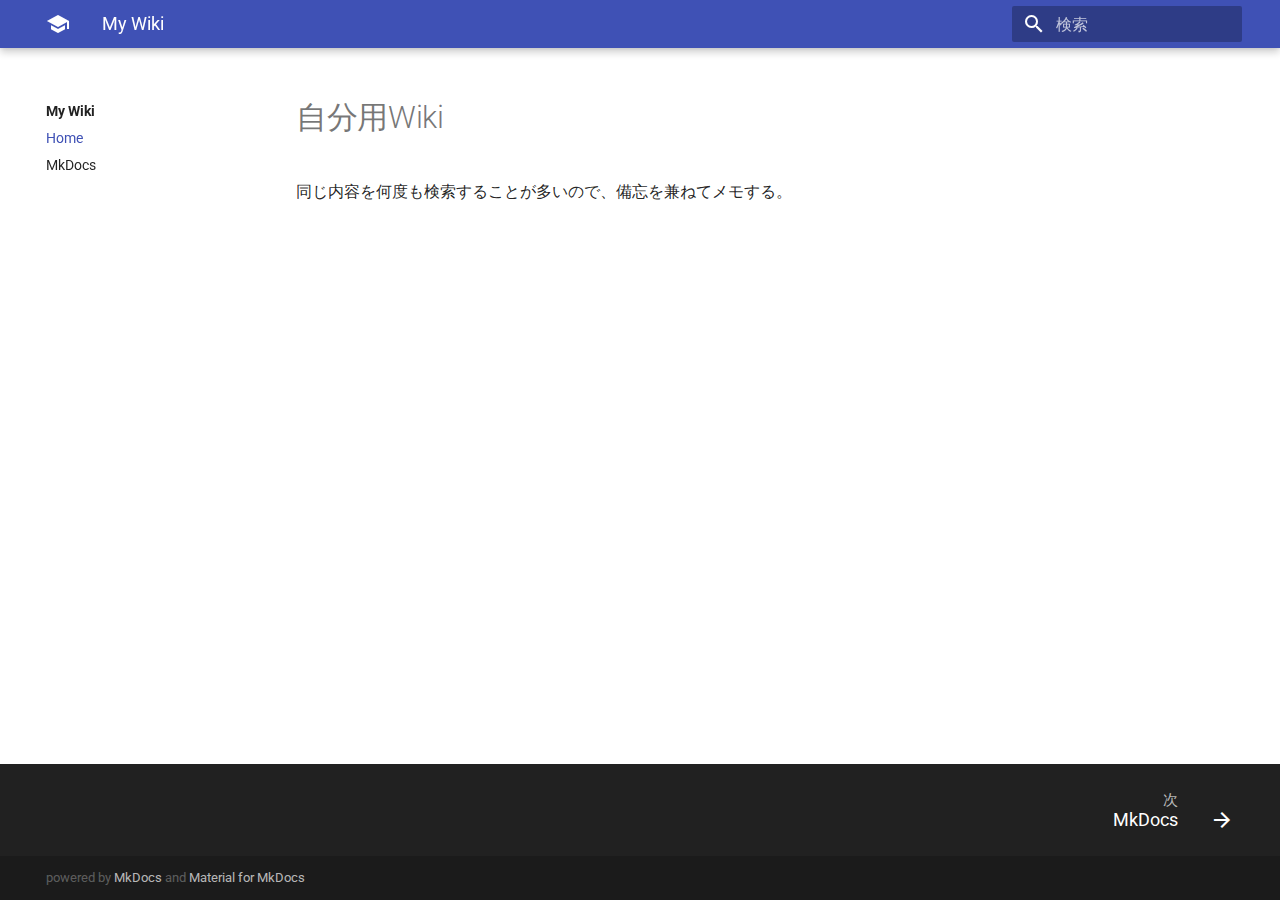
<file: index.html>
<!DOCTYPE html>
<html lang="ja" class="no-js">
  <head>
    
      <meta charset="utf-8">
      <meta name="viewport" content="width=device-width,initial-scale=1">
      <meta http-equiv="x-ua-compatible" content="ie=edge">
      
      
      
      
        <meta name="lang:clipboard.copy" content="クリップボードへコピー">
      
        <meta name="lang:clipboard.copied" content="コピーしました">
      
        <meta name="lang:search.language" content="jp">
      
        <meta name="lang:search.pipeline.stopwords" content="True">
      
        <meta name="lang:search.pipeline.trimmer" content="True">
      
        <meta name="lang:search.result.none" content="何も見つかりませんでした">
      
        <meta name="lang:search.result.one" content="1件見つかりました">
      
        <meta name="lang:search.result.other" content="#件見つかりました">
      
        <meta name="lang:search.tokenizer" content="[\s\-　、。，．]+">
      
      <link rel="shortcut icon" href="./assets/images/favicon.png">
      <meta name="generator" content="mkdocs-0.17.4, mkdocs-material-2.9.2">
    
    
      
        <title>My Wiki</title>
      
    
    
      <link rel="stylesheet" href="./assets/stylesheets/application.ba0fd1a6.css">
      
      
    
    
      <script src="./assets/javascripts/modernizr.1aa3b519.js"></script>
    
    
      <link href="https://fonts.gstatic.com" rel="preconnect" crossorigin>
      
        <link rel="stylesheet" href="https://fonts.googleapis.com/css?family=Roboto:300,400,400i,700|Roboto+Mono">
        <style>body,input{font-family:"Roboto","Helvetica Neue",Helvetica,Arial,sans-serif}code,kbd,pre{font-family:"Roboto Mono","Courier New",Courier,monospace}</style>
      
    
    <link rel="stylesheet" href="./assets/fonts/material-icons.css">
    
      <link rel="stylesheet" href="./css/extra.css">
    
    
  </head>
  
    <body dir="ltr">
  
    <svg class="md-svg">
      <defs>
        
        
      </defs>
    </svg>
    <input class="md-toggle" data-md-toggle="drawer" type="checkbox" id="__drawer" autocomplete="off">
    <input class="md-toggle" data-md-toggle="search" type="checkbox" id="__search" autocomplete="off">
    <label class="md-overlay" data-md-component="overlay" for="__drawer"></label>
    
      <a href="#wiki" tabindex="1" class="md-skip">
        Skip to content
      </a>
    
    
      <header class="md-header" data-md-component="header">
  <nav class="md-header-nav md-grid">
    <div class="md-flex">
      <div class="md-flex__cell md-flex__cell--shrink">
        <a href="." title="My Wiki" class="md-header-nav__button md-logo">
          
            <i class="md-icon"></i>
          
        </a>
      </div>
      <div class="md-flex__cell md-flex__cell--shrink">
        <label class="md-icon md-icon--menu md-header-nav__button" for="__drawer"></label>
      </div>
      <div class="md-flex__cell md-flex__cell--stretch">
        <div class="md-flex__ellipsis md-header-nav__title" data-md-component="title">
          
            
              <span class="md-header-nav__topic">
                My Wiki
              </span>
              <span class="md-header-nav__topic">
                Home
              </span>
            
          
        </div>
      </div>
      <div class="md-flex__cell md-flex__cell--shrink">
        
          
            <label class="md-icon md-icon--search md-header-nav__button" for="__search"></label>
            
<div class="md-search" data-md-component="search" role="dialog">
  <label class="md-search__overlay" for="__search"></label>
  <div class="md-search__inner" role="search">
    <form class="md-search__form" name="search">
      <input type="text" class="md-search__input" name="query" placeholder="検索" autocapitalize="off" autocorrect="off" autocomplete="off" spellcheck="false" data-md-component="query" data-md-state="active">
      <label class="md-icon md-search__icon" for="__search"></label>
      <button type="reset" class="md-icon md-search__icon" data-md-component="reset" tabindex="-1">
        &#xE5CD;
      </button>
    </form>
    <div class="md-search__output">
      <div class="md-search__scrollwrap" data-md-scrollfix>
        <div class="md-search-result" data-md-component="result">
          <div class="md-search-result__meta">
            検索キーワードを入力してください
          </div>
          <ol class="md-search-result__list"></ol>
        </div>
      </div>
    </div>
  </div>
</div>
          
        
      </div>
      
    </div>
  </nav>
</header>
    
    <div class="md-container">
      
        
      
      
      <main class="md-main">
        <div class="md-main__inner md-grid" data-md-component="container">
          
            
              <div class="md-sidebar md-sidebar--primary" data-md-component="navigation">
                <div class="md-sidebar__scrollwrap">
                  <div class="md-sidebar__inner">
                    <nav class="md-nav md-nav--primary" data-md-level="0">
  <label class="md-nav__title md-nav__title--site" for="__drawer">
    <span class="md-nav__button md-logo">
      
        <i class="md-icon"></i>
      
    </span>
    My Wiki
  </label>
  
  <ul class="md-nav__list" data-md-scrollfix>
    
      
      
      

  


  <li class="md-nav__item md-nav__item--active">
    
    <input class="md-toggle md-nav__toggle" data-md-toggle="toc" type="checkbox" id="__toc">
    
      
    
    
    <a href="." title="Home" class="md-nav__link md-nav__link--active">
      Home
    </a>
    
  </li>

    
      
      
      


  <li class="md-nav__item">
    <a href="mkdocs/" title="MkDocs" class="md-nav__link">
      MkDocs
    </a>
  </li>

    
  </ul>
</nav>
                  </div>
                </div>
              </div>
            
            
              <div class="md-sidebar md-sidebar--secondary" data-md-component="toc">
                <div class="md-sidebar__scrollwrap">
                  <div class="md-sidebar__inner">
                    
<nav class="md-nav md-nav--secondary">
  
  
    
  
  
</nav>
                  </div>
                </div>
              </div>
            
          
          <div class="md-content">
            <article class="md-content__inner md-typeset">
              
                
                
                <h1 id="wiki">自分用Wiki</h1>
<p>同じ内容を何度も検索することが多いので、備忘を兼ねてメモする。</p>
                
                  
                
              
              
                


              
            </article>
          </div>
        </div>
      </main>
      
        
<footer class="md-footer">
  
    <div class="md-footer-nav">
      <nav class="md-footer-nav__inner md-grid">
        
        
          <a href="mkdocs/" title="MkDocs" class="md-flex md-footer-nav__link md-footer-nav__link--next" rel="next">
            <div class="md-flex__cell md-flex__cell--stretch md-footer-nav__title">
              <span class="md-flex__ellipsis">
                <span class="md-footer-nav__direction">
                  次
                </span>
                MkDocs
              </span>
            </div>
            <div class="md-flex__cell md-flex__cell--shrink">
              <i class="md-icon md-icon--arrow-forward md-footer-nav__button"></i>
            </div>
          </a>
        
      </nav>
    </div>
  
  <div class="md-footer-meta md-typeset">
    <div class="md-footer-meta__inner md-grid">
      <div class="md-footer-copyright">
        
        powered by
        <a href="https://www.mkdocs.org">MkDocs</a>
        and
        <a href="https://squidfunk.github.io/mkdocs-material/">
          Material for MkDocs</a>
      </div>
      
        
      
    </div>
  </div>
</footer>
      
    </div>
    
      <script src="./assets/javascripts/application.a59e2a89.js"></script>
      
        
        
          
          <script src="./assets/javascripts/lunr/lunr.stemmer.support.js"></script>
          
            
              
                <script src="./assets/javascripts/lunr/tinyseg.js"></script>
              
              
                <script src="./assets/javascripts/lunr/lunr.jp.js"></script>
              
            
          
          
        
      
      <script>app.initialize({version:"0.17.4",url:{base:"."}})</script>
      
    
    
      
    
  </body>
</html>
</file>
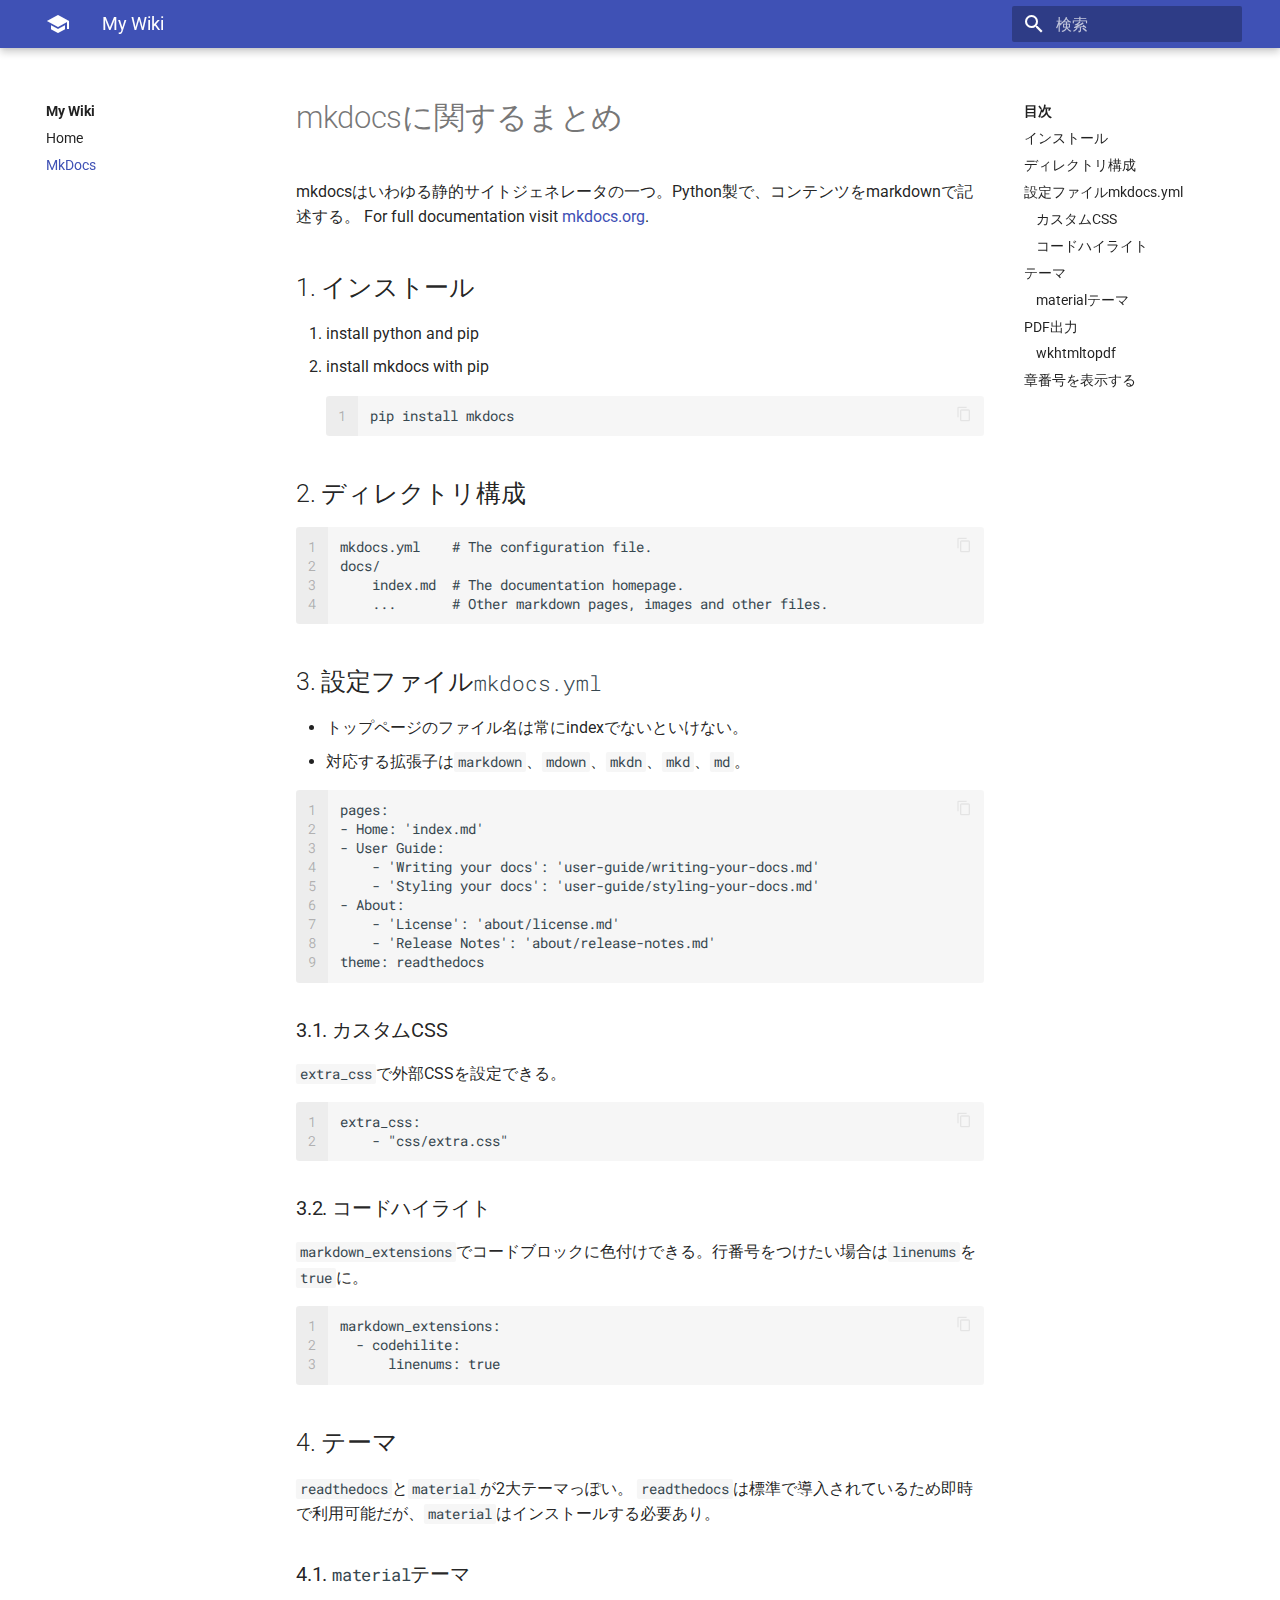
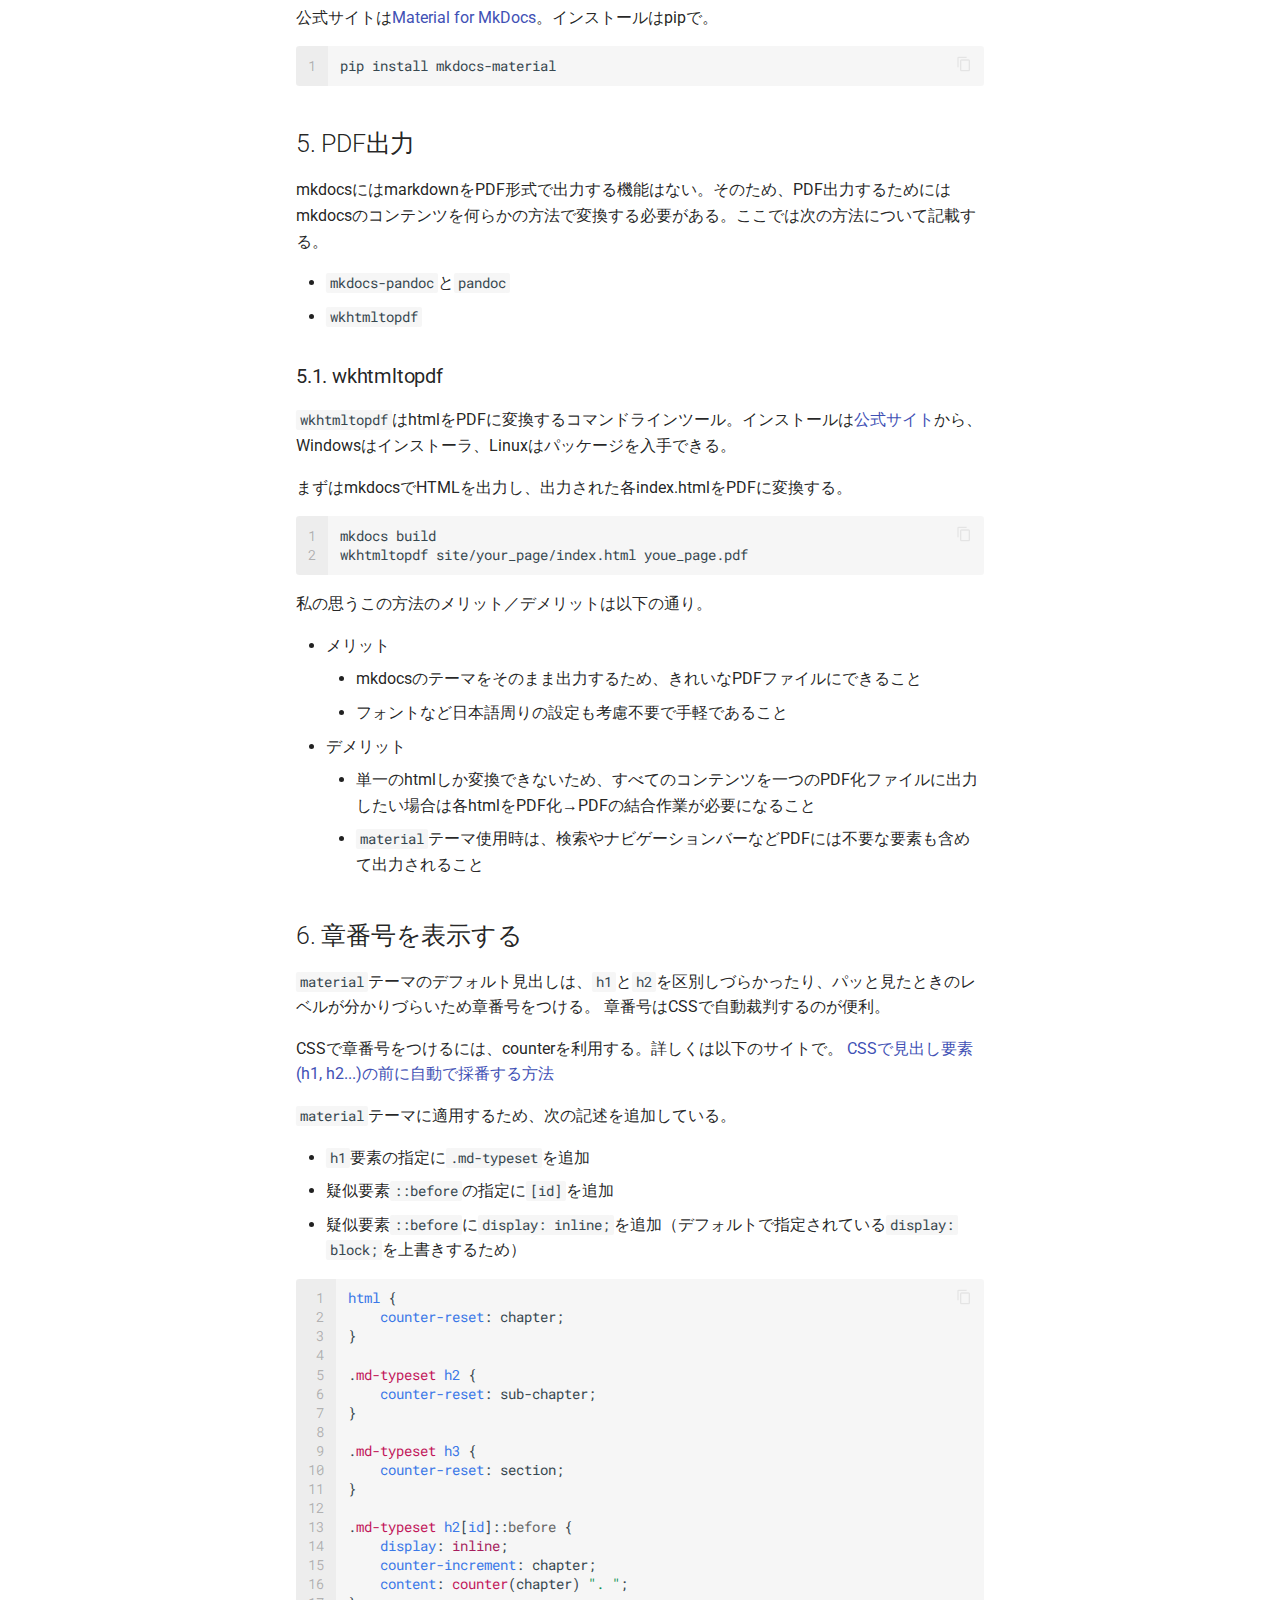
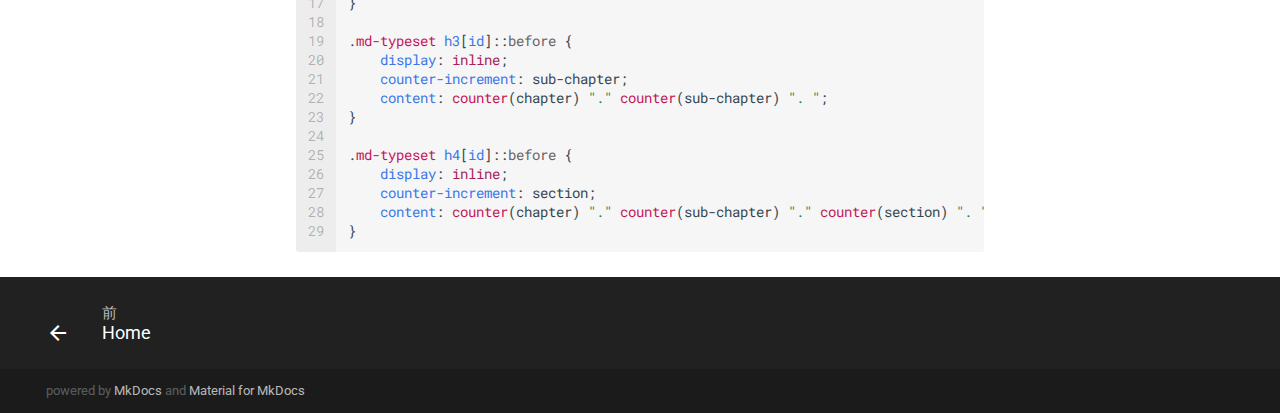
<file: mkdocs/index.html>
<!DOCTYPE html>
<html lang="ja" class="no-js">
  <head>
    
      <meta charset="utf-8">
      <meta name="viewport" content="width=device-width,initial-scale=1">
      <meta http-equiv="x-ua-compatible" content="ie=edge">
      
      
      
      
        <meta name="lang:clipboard.copy" content="クリップボードへコピー">
      
        <meta name="lang:clipboard.copied" content="コピーしました">
      
        <meta name="lang:search.language" content="jp">
      
        <meta name="lang:search.pipeline.stopwords" content="True">
      
        <meta name="lang:search.pipeline.trimmer" content="True">
      
        <meta name="lang:search.result.none" content="何も見つかりませんでした">
      
        <meta name="lang:search.result.one" content="1件見つかりました">
      
        <meta name="lang:search.result.other" content="#件見つかりました">
      
        <meta name="lang:search.tokenizer" content="[\s\-　、。，．]+">
      
      <link rel="shortcut icon" href="../assets/images/favicon.png">
      <meta name="generator" content="mkdocs-0.17.4, mkdocs-material-2.9.2">
    
    
      
        <title>MkDocs - My Wiki</title>
      
    
    
      <link rel="stylesheet" href="../assets/stylesheets/application.ba0fd1a6.css">
      
      
    
    
      <script src="../assets/javascripts/modernizr.1aa3b519.js"></script>
    
    
      <link href="https://fonts.gstatic.com" rel="preconnect" crossorigin>
      
        <link rel="stylesheet" href="https://fonts.googleapis.com/css?family=Roboto:300,400,400i,700|Roboto+Mono">
        <style>body,input{font-family:"Roboto","Helvetica Neue",Helvetica,Arial,sans-serif}code,kbd,pre{font-family:"Roboto Mono","Courier New",Courier,monospace}</style>
      
    
    <link rel="stylesheet" href="../assets/fonts/material-icons.css">
    
      <link rel="stylesheet" href="../css/extra.css">
    
    
  </head>
  
    <body dir="ltr">
  
    <svg class="md-svg">
      <defs>
        
        
      </defs>
    </svg>
    <input class="md-toggle" data-md-toggle="drawer" type="checkbox" id="__drawer" autocomplete="off">
    <input class="md-toggle" data-md-toggle="search" type="checkbox" id="__search" autocomplete="off">
    <label class="md-overlay" data-md-component="overlay" for="__drawer"></label>
    
      <a href="#mkdocs" tabindex="1" class="md-skip">
        Skip to content
      </a>
    
    
      <header class="md-header" data-md-component="header">
  <nav class="md-header-nav md-grid">
    <div class="md-flex">
      <div class="md-flex__cell md-flex__cell--shrink">
        <a href=".." title="My Wiki" class="md-header-nav__button md-logo">
          
            <i class="md-icon"></i>
          
        </a>
      </div>
      <div class="md-flex__cell md-flex__cell--shrink">
        <label class="md-icon md-icon--menu md-header-nav__button" for="__drawer"></label>
      </div>
      <div class="md-flex__cell md-flex__cell--stretch">
        <div class="md-flex__ellipsis md-header-nav__title" data-md-component="title">
          
            
              <span class="md-header-nav__topic">
                My Wiki
              </span>
              <span class="md-header-nav__topic">
                MkDocs
              </span>
            
          
        </div>
      </div>
      <div class="md-flex__cell md-flex__cell--shrink">
        
          
            <label class="md-icon md-icon--search md-header-nav__button" for="__search"></label>
            
<div class="md-search" data-md-component="search" role="dialog">
  <label class="md-search__overlay" for="__search"></label>
  <div class="md-search__inner" role="search">
    <form class="md-search__form" name="search">
      <input type="text" class="md-search__input" name="query" placeholder="検索" autocapitalize="off" autocorrect="off" autocomplete="off" spellcheck="false" data-md-component="query" data-md-state="active">
      <label class="md-icon md-search__icon" for="__search"></label>
      <button type="reset" class="md-icon md-search__icon" data-md-component="reset" tabindex="-1">
        &#xE5CD;
      </button>
    </form>
    <div class="md-search__output">
      <div class="md-search__scrollwrap" data-md-scrollfix>
        <div class="md-search-result" data-md-component="result">
          <div class="md-search-result__meta">
            検索キーワードを入力してください
          </div>
          <ol class="md-search-result__list"></ol>
        </div>
      </div>
    </div>
  </div>
</div>
          
        
      </div>
      
    </div>
  </nav>
</header>
    
    <div class="md-container">
      
        
      
      
      <main class="md-main">
        <div class="md-main__inner md-grid" data-md-component="container">
          
            
              <div class="md-sidebar md-sidebar--primary" data-md-component="navigation">
                <div class="md-sidebar__scrollwrap">
                  <div class="md-sidebar__inner">
                    <nav class="md-nav md-nav--primary" data-md-level="0">
  <label class="md-nav__title md-nav__title--site" for="__drawer">
    <span class="md-nav__button md-logo">
      
        <i class="md-icon"></i>
      
    </span>
    My Wiki
  </label>
  
  <ul class="md-nav__list" data-md-scrollfix>
    
      
      
      


  <li class="md-nav__item">
    <a href=".." title="Home" class="md-nav__link">
      Home
    </a>
  </li>

    
      
      
      

  


  <li class="md-nav__item md-nav__item--active">
    
    <input class="md-toggle md-nav__toggle" data-md-toggle="toc" type="checkbox" id="__toc">
    
      
    
    
      <label class="md-nav__link md-nav__link--active" for="__toc">
        MkDocs
      </label>
    
    <a href="./" title="MkDocs" class="md-nav__link md-nav__link--active">
      MkDocs
    </a>
    
      
<nav class="md-nav md-nav--secondary">
  
  
    
  
  
    <label class="md-nav__title" for="__toc">目次</label>
    <ul class="md-nav__list" data-md-scrollfix>
      
        <li class="md-nav__item">
  <a href="#_1" title="インストール" class="md-nav__link">
    インストール
  </a>
  
</li>
      
        <li class="md-nav__item">
  <a href="#_2" title="ディレクトリ構成" class="md-nav__link">
    ディレクトリ構成
  </a>
  
</li>
      
        <li class="md-nav__item">
  <a href="#mkdocsyml" title="設定ファイルmkdocs.yml" class="md-nav__link">
    設定ファイルmkdocs.yml
  </a>
  
    <nav class="md-nav">
      <ul class="md-nav__list">
        
          <li class="md-nav__item">
  <a href="#css" title="カスタムCSS" class="md-nav__link">
    カスタムCSS
  </a>
  
</li>
        
          <li class="md-nav__item">
  <a href="#_3" title="コードハイライト" class="md-nav__link">
    コードハイライト
  </a>
  
</li>
        
      </ul>
    </nav>
  
</li>
      
        <li class="md-nav__item">
  <a href="#_4" title="テーマ" class="md-nav__link">
    テーマ
  </a>
  
    <nav class="md-nav">
      <ul class="md-nav__list">
        
          <li class="md-nav__item">
  <a href="#material" title="materialテーマ" class="md-nav__link">
    materialテーマ
  </a>
  
</li>
        
      </ul>
    </nav>
  
</li>
      
        <li class="md-nav__item">
  <a href="#pdf" title="PDF出力" class="md-nav__link">
    PDF出力
  </a>
  
    <nav class="md-nav">
      <ul class="md-nav__list">
        
          <li class="md-nav__item">
  <a href="#wkhtmltopdf" title="wkhtmltopdf" class="md-nav__link">
    wkhtmltopdf
  </a>
  
</li>
        
      </ul>
    </nav>
  
</li>
      
        <li class="md-nav__item">
  <a href="#_5" title="章番号を表示する" class="md-nav__link">
    章番号を表示する
  </a>
  
</li>
      
      
      
      
      
    </ul>
  
</nav>
    
  </li>

    
  </ul>
</nav>
                  </div>
                </div>
              </div>
            
            
              <div class="md-sidebar md-sidebar--secondary" data-md-component="toc">
                <div class="md-sidebar__scrollwrap">
                  <div class="md-sidebar__inner">
                    
<nav class="md-nav md-nav--secondary">
  
  
    
  
  
    <label class="md-nav__title" for="__toc">目次</label>
    <ul class="md-nav__list" data-md-scrollfix>
      
        <li class="md-nav__item">
  <a href="#_1" title="インストール" class="md-nav__link">
    インストール
  </a>
  
</li>
      
        <li class="md-nav__item">
  <a href="#_2" title="ディレクトリ構成" class="md-nav__link">
    ディレクトリ構成
  </a>
  
</li>
      
        <li class="md-nav__item">
  <a href="#mkdocsyml" title="設定ファイルmkdocs.yml" class="md-nav__link">
    設定ファイルmkdocs.yml
  </a>
  
    <nav class="md-nav">
      <ul class="md-nav__list">
        
          <li class="md-nav__item">
  <a href="#css" title="カスタムCSS" class="md-nav__link">
    カスタムCSS
  </a>
  
</li>
        
          <li class="md-nav__item">
  <a href="#_3" title="コードハイライト" class="md-nav__link">
    コードハイライト
  </a>
  
</li>
        
      </ul>
    </nav>
  
</li>
      
        <li class="md-nav__item">
  <a href="#_4" title="テーマ" class="md-nav__link">
    テーマ
  </a>
  
    <nav class="md-nav">
      <ul class="md-nav__list">
        
          <li class="md-nav__item">
  <a href="#material" title="materialテーマ" class="md-nav__link">
    materialテーマ
  </a>
  
</li>
        
      </ul>
    </nav>
  
</li>
      
        <li class="md-nav__item">
  <a href="#pdf" title="PDF出力" class="md-nav__link">
    PDF出力
  </a>
  
    <nav class="md-nav">
      <ul class="md-nav__list">
        
          <li class="md-nav__item">
  <a href="#wkhtmltopdf" title="wkhtmltopdf" class="md-nav__link">
    wkhtmltopdf
  </a>
  
</li>
        
      </ul>
    </nav>
  
</li>
      
        <li class="md-nav__item">
  <a href="#_5" title="章番号を表示する" class="md-nav__link">
    章番号を表示する
  </a>
  
</li>
      
      
      
      
      
    </ul>
  
</nav>
                  </div>
                </div>
              </div>
            
          
          <div class="md-content">
            <article class="md-content__inner md-typeset">
              
                
                
                <h1 id="mkdocs">mkdocsに関するまとめ</h1>
<p>mkdocsはいわゆる静的サイトジェネレータの一つ。Python製で、コンテンツをmarkdownで記述する。
For full documentation visit <a href="http://mkdocs.org">mkdocs.org</a>.</p>
<h2 id="_1">インストール</h2>
<ol>
<li>install python and pip</li>
<li>install mkdocs with pip<table class="codehilitetable"><tr><td class="linenos"><div class="linenodiv"><pre>1</pre></div></td><td class="code"><div class="codehilite"><pre><span></span>pip install mkdocs
</pre></div>
</td></tr></table>

</li>
</ol>
<h2 id="_2">ディレクトリ構成</h2>
<table class="codehilitetable"><tr><td class="linenos"><div class="linenodiv"><pre>1
2
3
4</pre></div></td><td class="code"><div class="codehilite"><pre><span></span>mkdocs.yml    # The configuration file.
docs/
    index.md  # The documentation homepage.
    ...       # Other markdown pages, images and other files.
</pre></div>
</td></tr></table>

<h2 id="mkdocsyml">設定ファイル<code>mkdocs.yml</code></h2>
<ul>
<li>トップページのファイル名は常にindexでないといけない。</li>
<li>対応する拡張子は<code>markdown</code>、<code>mdown</code>、<code>mkdn</code>、<code>mkd</code>、<code>md</code>。</li>
</ul>
<table class="codehilitetable"><tr><td class="linenos"><div class="linenodiv"><pre>1
2
3
4
5
6
7
8
9</pre></div></td><td class="code"><div class="codehilite"><pre><span></span>pages:
- Home: &#39;index.md&#39;
- User Guide:
    - &#39;Writing your docs&#39;: &#39;user-guide/writing-your-docs.md&#39;
    - &#39;Styling your docs&#39;: &#39;user-guide/styling-your-docs.md&#39;
- About:
    - &#39;License&#39;: &#39;about/license.md&#39;
    - &#39;Release Notes&#39;: &#39;about/release-notes.md&#39;
theme: readthedocs
</pre></div>
</td></tr></table>

<h3 id="css">カスタムCSS</h3>
<p><code>extra_css</code>で外部CSSを設定できる。</p>
<table class="codehilitetable"><tr><td class="linenos"><div class="linenodiv"><pre>1
2</pre></div></td><td class="code"><div class="codehilite"><pre><span></span>extra_css:
    - &quot;css/extra.css&quot;
</pre></div>
</td></tr></table>

<h3 id="_3">コードハイライト</h3>
<p><code>markdown_extensions</code>でコードブロックに色付けできる。行番号をつけたい場合は<code>linenums</code>を<code>true</code>に。</p>
<table class="codehilitetable"><tr><td class="linenos"><div class="linenodiv"><pre>1
2
3</pre></div></td><td class="code"><div class="codehilite"><pre><span></span>markdown_extensions:
  - codehilite:
      linenums: true
</pre></div>
</td></tr></table>

<h2 id="_4">テーマ</h2>
<p><code>readthedocs</code>と<code>material</code>が2大テーマっぽい。
<code>readthedocs</code>は標準で導入されているため即時で利用可能だが、<code>material</code>はインストールする必要あり。</p>
<h3 id="material"><code>material</code>テーマ</h3>
<p>公式サイトは<a href="https://squidfunk.github.io/mkdocs-material/">Material for MkDocs</a>。インストールはpipで。</p>
<table class="codehilitetable"><tr><td class="linenos"><div class="linenodiv"><pre>1</pre></div></td><td class="code"><div class="codehilite"><pre><span></span>pip install mkdocs-material
</pre></div>
</td></tr></table>

<h2 id="pdf">PDF出力</h2>
<p>mkdocsにはmarkdownをPDF形式で出力する機能はない。そのため、PDF出力するためにはmkdocsのコンテンツを何らかの方法で変換する必要がある。ここでは次の方法について記載する。</p>
<ul>
<li><code>mkdocs-pandoc</code>と<code>pandoc</code></li>
<li><code>wkhtmltopdf</code></li>
</ul>
<h3 id="wkhtmltopdf">wkhtmltopdf</h3>
<p><code>wkhtmltopdf</code>はhtmlをPDFに変換するコマンドラインツール。インストールは<a href="https://wkhtmltopdf.org/">公式サイト</a>から、Windowsはインストーラ、Linuxはパッケージを入手できる。</p>
<p>まずはmkdocsでHTMLを出力し、出力された各index.htmlをPDFに変換する。</p>
<table class="codehilitetable"><tr><td class="linenos"><div class="linenodiv"><pre>1
2</pre></div></td><td class="code"><div class="codehilite"><pre><span></span>mkdocs build
wkhtmltopdf site/your_page/index.html youe_page.pdf
</pre></div>
</td></tr></table>

<p>私の思うこの方法のメリット／デメリットは以下の通り。</p>
<ul>
<li>メリット<ul>
<li>mkdocsのテーマをそのまま出力するため、きれいなPDFファイルにできること</li>
<li>フォントなど日本語周りの設定も考慮不要で手軽であること</li>
</ul>
</li>
<li>デメリット<ul>
<li>単一のhtmlしか変換できないため、すべてのコンテンツを一つのPDF化ファイルに出力したい場合は各htmlをPDF化→PDFの結合作業が必要になること</li>
<li><code>material</code>テーマ使用時は、検索やナビゲーションバーなどPDFには不要な要素も含めて出力されること</li>
</ul>
</li>
</ul>
<h2 id="_5">章番号を表示する</h2>
<p><code>material</code>テーマのデフォルト見出しは、<code>h1</code>と<code>h2</code>を区別しづらかったり、パッと見たときのレベルが分かりづらいため章番号をつける。
章番号はCSSで自動裁判するのが便利。</p>
<p>CSSで章番号をつけるには、counterを利用する。詳しくは以下のサイトで。
<a href="https://qiita.com/itagakishintaro/items/437418f917cc31de10cd">CSSで見出し要素(h1, h2...)の前に自動で採番する方法</a></p>
<p><code>material</code>テーマに適用するため、次の記述を追加している。</p>
<ul>
<li><code>h1</code>要素の指定に<code>.md-typeset</code>を追加</li>
<li>疑似要素<code>::before</code>の指定に<code>[id]</code>を追加</li>
<li>疑似要素<code>::before</code>に<code>display: inline;</code>を追加（デフォルトで指定されている<code>display: block;</code>を上書きするため）</li>
</ul>
<table class="codehilitetable"><tr><td class="linenos"><div class="linenodiv"><pre> 1
 2
 3
 4
 5
 6
 7
 8
 9
10
11
12
13
14
15
16
17
18
19
20
21
22
23
24
25
26
27
28
29</pre></div></td><td class="code"><div class="codehilite"><pre><span></span><span class="nt">html</span> <span class="p">{</span>
    <span class="k">counter-reset</span><span class="p">:</span> <span class="n">chapter</span><span class="p">;</span>
<span class="p">}</span>

<span class="p">.</span><span class="nc">md-typeset</span> <span class="nt">h2</span> <span class="p">{</span>
    <span class="k">counter-reset</span><span class="p">:</span> <span class="n">sub-chapter</span><span class="p">;</span>
<span class="p">}</span>

<span class="p">.</span><span class="nc">md-typeset</span> <span class="nt">h3</span> <span class="p">{</span>
    <span class="k">counter-reset</span><span class="p">:</span> <span class="n">section</span><span class="p">;</span>
<span class="p">}</span>

<span class="p">.</span><span class="nc">md-typeset</span> <span class="nt">h2</span><span class="o">[</span><span class="nt">id</span><span class="o">]</span><span class="p">::</span><span class="nd">before</span> <span class="p">{</span>
    <span class="k">display</span><span class="p">:</span> <span class="kc">inline</span><span class="p">;</span>
    <span class="k">counter-increment</span><span class="p">:</span> <span class="n">chapter</span><span class="p">;</span>
    <span class="k">content</span><span class="p">:</span> <span class="nb">counter</span><span class="p">(</span><span class="n">chapter</span><span class="p">)</span> <span class="s2">&quot;. &quot;</span><span class="p">;</span>
<span class="p">}</span>

<span class="p">.</span><span class="nc">md-typeset</span> <span class="nt">h3</span><span class="o">[</span><span class="nt">id</span><span class="o">]</span><span class="p">::</span><span class="nd">before</span> <span class="p">{</span>
    <span class="k">display</span><span class="p">:</span> <span class="kc">inline</span><span class="p">;</span>
    <span class="k">counter-increment</span><span class="p">:</span> <span class="n">sub-chapter</span><span class="p">;</span>
    <span class="k">content</span><span class="p">:</span> <span class="nb">counter</span><span class="p">(</span><span class="n">chapter</span><span class="p">)</span> <span class="s2">&quot;.&quot;</span> <span class="nb">counter</span><span class="p">(</span><span class="n">sub</span><span class="o">-</span><span class="n">chapter</span><span class="p">)</span> <span class="s2">&quot;. &quot;</span><span class="p">;</span>
<span class="p">}</span>

<span class="p">.</span><span class="nc">md-typeset</span> <span class="nt">h4</span><span class="o">[</span><span class="nt">id</span><span class="o">]</span><span class="p">::</span><span class="nd">before</span> <span class="p">{</span>
    <span class="k">display</span><span class="p">:</span> <span class="kc">inline</span><span class="p">;</span>
    <span class="k">counter-increment</span><span class="p">:</span> <span class="n">section</span><span class="p">;</span>
    <span class="k">content</span><span class="p">:</span> <span class="nb">counter</span><span class="p">(</span><span class="n">chapter</span><span class="p">)</span> <span class="s2">&quot;.&quot;</span> <span class="nb">counter</span><span class="p">(</span><span class="n">sub</span><span class="o">-</span><span class="n">chapter</span><span class="p">)</span> <span class="s2">&quot;.&quot;</span> <span class="nb">counter</span><span class="p">(</span><span class="n">section</span><span class="p">)</span> <span class="s2">&quot;. &quot;</span><span class="p">;</span>
<span class="p">}</span>
</pre></div>
</td></tr></table>
                
                  
                
              
              
                


              
            </article>
          </div>
        </div>
      </main>
      
        
<footer class="md-footer">
  
    <div class="md-footer-nav">
      <nav class="md-footer-nav__inner md-grid">
        
          <a href=".." title="Home" class="md-flex md-footer-nav__link md-footer-nav__link--prev" rel="prev">
            <div class="md-flex__cell md-flex__cell--shrink">
              <i class="md-icon md-icon--arrow-back md-footer-nav__button"></i>
            </div>
            <div class="md-flex__cell md-flex__cell--stretch md-footer-nav__title">
              <span class="md-flex__ellipsis">
                <span class="md-footer-nav__direction">
                  前
                </span>
                Home
              </span>
            </div>
          </a>
        
        
      </nav>
    </div>
  
  <div class="md-footer-meta md-typeset">
    <div class="md-footer-meta__inner md-grid">
      <div class="md-footer-copyright">
        
        powered by
        <a href="https://www.mkdocs.org">MkDocs</a>
        and
        <a href="https://squidfunk.github.io/mkdocs-material/">
          Material for MkDocs</a>
      </div>
      
        
      
    </div>
  </div>
</footer>
      
    </div>
    
      <script src="../assets/javascripts/application.a59e2a89.js"></script>
      
        
        
          
          <script src="../assets/javascripts/lunr/lunr.stemmer.support.js"></script>
          
            
              
                <script src="../assets/javascripts/lunr/tinyseg.js"></script>
              
              
                <script src="../assets/javascripts/lunr/lunr.jp.js"></script>
              
            
          
          
        
      
      <script>app.initialize({version:"0.17.4",url:{base:".."}})</script>
      
    
    
      
    
  </body>
</html>
</file>
<file: assets/stylesheets/application.ba0fd1a6.css>
html{box-sizing:border-box}*,:after,:before{box-sizing:inherit}html{-webkit-text-size-adjust:none;-moz-text-size-adjust:none;-ms-text-size-adjust:none;text-size-adjust:none}body{margin:0}hr{overflow:visible;box-sizing:content-box}a{-webkit-text-decoration-skip:objects}a,button,input,label{-webkit-tap-highlight-color:transparent}a{color:inherit;text-decoration:none}small,sub,sup{font-size:80%}sub,sup{position:relative;line-height:0;vertical-align:baseline}sub{bottom:-.25em}sup{top:-.5em}img{border-style:none}table{border-collapse:separate;border-spacing:0}td,th{font-weight:400;vertical-align:top}button{margin:0;padding:0;border:0;outline-style:none;background:transparent;font-size:inherit}input{border:0;outline:0}.md-clipboard:before,.md-icon,.md-nav__button,.md-nav__link:after,.md-nav__title:before,.md-search-result__article--document:before,.md-source-file:before,.md-typeset .admonition>.admonition-title:before,.md-typeset .admonition>summary:before,.md-typeset .critic.comment:before,.md-typeset .footnote-backref,.md-typeset .task-list-control .task-list-indicator:before,.md-typeset details>.admonition-title:before,.md-typeset details>summary:before,.md-typeset summary:after{font-family:Material Icons;font-style:normal;font-variant:normal;font-weight:400;line-height:1;text-transform:none;white-space:nowrap;speak:none;word-wrap:normal;direction:ltr}.md-content__icon,.md-footer-nav__button,.md-header-nav__button,.md-nav__button,.md-nav__title:before,.md-search-result__article--document:before{display:inline-block;margin:.4rem;padding:.8rem;font-size:2.4rem;cursor:pointer}.md-icon--arrow-back:before{content:"\E5C4"}.md-icon--arrow-forward:before{content:"\E5C8"}.md-icon--menu:before{content:"\E5D2"}.md-icon--search:before{content:"\E8B6"}[dir=rtl] .md-icon--arrow-back:before{content:"\E5C8"}[dir=rtl] .md-icon--arrow-forward:before{content:"\E5C4"}body{-webkit-font-smoothing:antialiased;-moz-osx-font-smoothing:grayscale}body,input{color:rgba(0,0,0,.87);-webkit-font-feature-settings:"kern","liga";font-feature-settings:"kern","liga";font-family:Helvetica Neue,Helvetica,Arial,sans-serif}code,kbd,pre{color:rgba(0,0,0,.87);-webkit-font-feature-settings:"kern";font-feature-settings:"kern";font-family:Courier New,Courier,monospace}.md-typeset{font-size:1.6rem;line-height:1.6;-webkit-print-color-adjust:exact}.md-typeset blockquote,.md-typeset ol,.md-typeset p,.md-typeset ul{margin:1em 0}.md-typeset h1{margin:0 0 4rem;color:rgba(0,0,0,.54);font-size:3.125rem;line-height:1.3}.md-typeset h1,.md-typeset h2{font-weight:300;letter-spacing:-.01em}.md-typeset h2{margin:4rem 0 1.6rem;font-size:2.5rem;line-height:1.4}.md-typeset h3{margin:3.2rem 0 1.6rem;font-size:2rem;font-weight:400;letter-spacing:-.01em;line-height:1.5}.md-typeset h2+h3{margin-top:1.6rem}.md-typeset h4{font-size:1.6rem}.md-typeset h4,.md-typeset h5,.md-typeset h6{margin:1.6rem 0;font-weight:700;letter-spacing:-.01em}.md-typeset h5,.md-typeset h6{color:rgba(0,0,0,.54);font-size:1.28rem}.md-typeset h5{text-transform:uppercase}.md-typeset hr{margin:1.5em 0;border-bottom:.1rem dotted rgba(0,0,0,.26)}.md-typeset a{color:#3f51b5;word-break:break-word}.md-typeset a,.md-typeset a:before{transition:color .125s}.md-typeset a:active,.md-typeset a:hover{color:#536dfe}.md-typeset code,.md-typeset pre{background-color:hsla(0,0%,93%,.5);color:#37474f;font-size:85%;direction:ltr}.md-typeset code{margin:0 .29412em;padding:.07353em 0;border-radius:.2rem;box-shadow:.29412em 0 0 hsla(0,0%,93%,.5),-.29412em 0 0 hsla(0,0%,93%,.5);word-break:break-word;-webkit-box-decoration-break:clone;box-decoration-break:clone}.md-typeset h1 code,.md-typeset h2 code,.md-typeset h3 code,.md-typeset h4 code,.md-typeset h5 code,.md-typeset h6 code{margin:0;background-color:transparent;box-shadow:none}.md-typeset a>code{margin:inherit;padding:inherit;border-radius:none;background-color:inherit;color:inherit;box-shadow:none}.md-typeset pre{position:relative;margin:1em 0;border-radius:.2rem;line-height:1.4;-webkit-overflow-scrolling:touch}.md-typeset pre>code{display:block;margin:0;padding:1.05rem 1.2rem;background-color:transparent;font-size:inherit;box-shadow:none;-webkit-box-decoration-break:none;box-decoration-break:none;overflow:auto}.md-typeset pre>code::-webkit-scrollbar{width:.4rem;height:.4rem}.md-typeset pre>code::-webkit-scrollbar-thumb{background-color:rgba(0,0,0,.26)}.md-typeset pre>code::-webkit-scrollbar-thumb:hover{background-color:#536dfe}.md-typeset kbd{padding:0 .29412em;border:.1rem solid #c9c9c9;border-radius:.3rem;border-bottom-color:#bcbcbc;background-color:#fcfcfc;color:#555;font-size:85%;box-shadow:0 .1rem 0 #b0b0b0;word-break:break-word}.md-typeset mark{margin:0 .25em;padding:.0625em 0;border-radius:.2rem;background-color:rgba(255,235,59,.5);box-shadow:.25em 0 0 rgba(255,235,59,.5),-.25em 0 0 rgba(255,235,59,.5);word-break:break-word;-webkit-box-decoration-break:clone;box-decoration-break:clone}.md-typeset abbr{border-bottom:.1rem dotted rgba(0,0,0,.54);text-decoration:none;cursor:help}.md-typeset small{opacity:.75}.md-typeset sub,.md-typeset sup{margin-left:.07812em}[dir=rtl] .md-typeset sub,[dir=rtl] .md-typeset sup{margin-right:.07812em;margin-left:0}.md-typeset blockquote{padding-left:1.2rem;border-left:.4rem solid rgba(0,0,0,.26);color:rgba(0,0,0,.54)}[dir=rtl] .md-typeset blockquote{padding-right:1.2rem;padding-left:0;border-right:.4rem solid rgba(0,0,0,.26);border-left:initial}.md-typeset ul{list-style-type:disc}.md-typeset ol,.md-typeset ul{margin-left:.625em;padding:0}[dir=rtl] .md-typeset ol,[dir=rtl] .md-typeset ul{margin-right:.625em;margin-left:0}.md-typeset ol ol,.md-typeset ul ol{list-style-type:lower-alpha}.md-typeset ol ol ol,.md-typeset ul ol ol{list-style-type:lower-roman}.md-typeset ol li,.md-typeset ul li{margin-bottom:.5em;margin-left:1.25em}[dir=rtl] .md-typeset ol li,[dir=rtl] .md-typeset ul li{margin-right:1.25em;margin-left:0}.md-typeset ol li blockquote,.md-typeset ol li p,.md-typeset ul li blockquote,.md-typeset ul li p{margin:.5em 0}.md-typeset ol li:last-child,.md-typeset ul li:last-child{margin-bottom:0}.md-typeset ol li ol,.md-typeset ol li ul,.md-typeset ul li ol,.md-typeset ul li ul{margin:.5em 0 .5em .625em}[dir=rtl] .md-typeset ol li ol,[dir=rtl] .md-typeset ol li ul,[dir=rtl] .md-typeset ul li ol,[dir=rtl] .md-typeset ul li ul{margin-right:.625em;margin-left:0}.md-typeset dd{margin:1em 0 1em 1.875em}[dir=rtl] .md-typeset dd{margin-right:1.875em;margin-left:0}.md-typeset iframe,.md-typeset img,.md-typeset svg{max-width:100%}.md-typeset table:not([class]){box-shadow:0 2px 2px 0 rgba(0,0,0,.14),0 1px 5px 0 rgba(0,0,0,.12),0 3px 1px -2px rgba(0,0,0,.2);display:inline-block;max-width:100%;border-radius:.2rem;font-size:1.28rem;overflow:auto;-webkit-overflow-scrolling:touch}.md-typeset table:not([class])+*{margin-top:1.5em}.md-typeset table:not([class]) td:not([align]),.md-typeset table:not([class]) th:not([align]){text-align:left}[dir=rtl] .md-typeset table:not([class]) td:not([align]),[dir=rtl] .md-typeset table:not([class]) th:not([align]){text-align:right}.md-typeset table:not([class]) th{min-width:10rem;padding:1.2rem 1.6rem;background-color:rgba(0,0,0,.54);color:#fff;vertical-align:top}.md-typeset table:not([class]) td{padding:1.2rem 1.6rem;border-top:.1rem solid rgba(0,0,0,.07);vertical-align:top}.md-typeset table:not([class]) tr:first-child td{border-top:0}.md-typeset table:not([class]) a{word-break:normal}.md-typeset__scrollwrap{margin:1em -1.6rem;overflow-x:auto;-webkit-overflow-scrolling:touch}.md-typeset .md-typeset__table{display:inline-block;margin-bottom:.5em;padding:0 1.6rem}.md-typeset .md-typeset__table table{display:table;width:100%;margin:0;overflow:hidden}html{font-size:62.5%;overflow-x:hidden}body,html{height:100%}body{position:relative}hr{display:block;height:.1rem;padding:0;border:0}.md-svg{display:none}.md-grid{max-width:122rem;margin-right:auto;margin-left:auto}.md-container,.md-main{overflow:auto}.md-container{display:table;width:100%;height:100%;padding-top:4.8rem;table-layout:fixed}.md-main{display:table-row;height:100%}.md-main__inner{height:100%;padding-top:3rem;padding-bottom:.1rem}.md-toggle{display:none}.md-overlay{position:fixed;top:0;width:0;height:0;transition:width 0s .25s,height 0s .25s,opacity .25s;background-color:rgba(0,0,0,.54);opacity:0;z-index:3}.md-flex{display:table}.md-flex__cell{display:table-cell;position:relative;vertical-align:top}.md-flex__cell--shrink{width:0}.md-flex__cell--stretch{display:table;width:100%;table-layout:fixed}.md-flex__ellipsis{display:table-cell;text-overflow:ellipsis;white-space:nowrap;overflow:hidden}.md-skip{position:fixed;width:.1rem;height:.1rem;margin:1rem;padding:.6rem 1rem;clip:rect(.1rem);-webkit-transform:translateY(.8rem);transform:translateY(.8rem);border-radius:.2rem;background-color:rgba(0,0,0,.87);color:#fff;font-size:1.28rem;opacity:0;overflow:hidden}.md-skip:focus{width:auto;height:auto;clip:auto;-webkit-transform:translateX(0);transform:translateX(0);transition:opacity .175s 75ms,-webkit-transform .25s cubic-bezier(.4,0,.2,1);transition:transform .25s cubic-bezier(.4,0,.2,1),opacity .175s 75ms;transition:transform .25s cubic-bezier(.4,0,.2,1),opacity .175s 75ms,-webkit-transform .25s cubic-bezier(.4,0,.2,1);opacity:1;z-index:10}@page{margin:25mm}.md-clipboard{position:absolute;top:.6rem;right:.6rem;width:2.8rem;height:2.8rem;border-radius:.2rem;font-size:1.6rem;cursor:pointer;z-index:1;-webkit-backface-visibility:hidden;backface-visibility:hidden}.md-clipboard:before{transition:color .25s,opacity .25s;color:rgba(0,0,0,.07);content:"\E14D"}.codehilite:hover .md-clipboard:before,.md-typeset .highlight:hover .md-clipboard:before,pre:hover .md-clipboard:before{color:rgba(0,0,0,.54)}.md-clipboard:focus:before,.md-clipboard:hover:before{color:#536dfe}.md-clipboard__message{display:block;position:absolute;top:0;right:3.4rem;padding:.6rem 1rem;-webkit-transform:translateX(.8rem);transform:translateX(.8rem);transition:opacity .175s,-webkit-transform .25s cubic-bezier(.9,.1,.9,0);transition:transform .25s cubic-bezier(.9,.1,.9,0),opacity .175s;transition:transform .25s cubic-bezier(.9,.1,.9,0),opacity .175s,-webkit-transform .25s cubic-bezier(.9,.1,.9,0);border-radius:.2rem;background-color:rgba(0,0,0,.54);color:#fff;font-size:1.28rem;white-space:nowrap;opacity:0;pointer-events:none}.md-clipboard__message--active{-webkit-transform:translateX(0);transform:translateX(0);transition:opacity .175s 75ms,-webkit-transform .25s cubic-bezier(.4,0,.2,1);transition:transform .25s cubic-bezier(.4,0,.2,1),opacity .175s 75ms;transition:transform .25s cubic-bezier(.4,0,.2,1),opacity .175s 75ms,-webkit-transform .25s cubic-bezier(.4,0,.2,1);opacity:1;pointer-events:auto}.md-clipboard__message:before{content:attr(aria-label)}.md-clipboard__message:after{display:block;position:absolute;top:50%;right:-.4rem;width:0;margin-top:-.4rem;border-width:.4rem 0 .4rem .4rem;border-style:solid;border-color:transparent rgba(0,0,0,.54);content:""}.md-content__inner{margin:0 1.6rem 2.4rem;padding-top:1.2rem}.md-content__inner:before{display:block;height:.8rem;content:""}.md-content__inner>:last-child{margin-bottom:0}.md-content__icon{position:relative;margin:.8rem 0;padding:0;float:right}.md-typeset .md-content__icon{color:rgba(0,0,0,.26)}.md-header{position:fixed;top:0;right:0;left:0;height:4.8rem;transition:background-color .25s,color .25s;background-color:#3f51b5;color:#fff;box-shadow:none;z-index:2;-webkit-backface-visibility:hidden;backface-visibility:hidden}.no-js .md-header{transition:none;box-shadow:none}.md-header[data-md-state=shadow]{transition:background-color .25s,color .25s,box-shadow .25s;box-shadow:0 0 .4rem rgba(0,0,0,.1),0 .4rem .8rem rgba(0,0,0,.2)}.md-header-nav{padding:0 .4rem}.md-header-nav__button{position:relative;transition:opacity .25s;z-index:1}.md-header-nav__button:hover{opacity:.7}.md-header-nav__button.md-logo *{display:block}.no-js .md-header-nav__button.md-icon--search{display:none}.md-header-nav__topic{display:block;position:absolute;transition:opacity .15s,-webkit-transform .4s cubic-bezier(.1,.7,.1,1);transition:transform .4s cubic-bezier(.1,.7,.1,1),opacity .15s;transition:transform .4s cubic-bezier(.1,.7,.1,1),opacity .15s,-webkit-transform .4s cubic-bezier(.1,.7,.1,1);text-overflow:ellipsis;white-space:nowrap;overflow:hidden}.md-header-nav__topic+.md-header-nav__topic{-webkit-transform:translateX(2.5rem);transform:translateX(2.5rem);transition:opacity .15s,-webkit-transform .4s cubic-bezier(1,.7,.1,.1);transition:transform .4s cubic-bezier(1,.7,.1,.1),opacity .15s;transition:transform .4s cubic-bezier(1,.7,.1,.1),opacity .15s,-webkit-transform .4s cubic-bezier(1,.7,.1,.1);opacity:0;z-index:-1;pointer-events:none}[dir=rtl] .md-header-nav__topic+.md-header-nav__topic{-webkit-transform:translateX(-2.5rem);transform:translateX(-2.5rem)}.no-js .md-header-nav__topic{position:static}.no-js .md-header-nav__topic+.md-header-nav__topic{display:none}.md-header-nav__title{padding:0 2rem;font-size:1.8rem;line-height:4.8rem}.md-header-nav__title[data-md-state=active] .md-header-nav__topic{-webkit-transform:translateX(-2.5rem);transform:translateX(-2.5rem);transition:opacity .15s,-webkit-transform .4s cubic-bezier(1,.7,.1,.1);transition:transform .4s cubic-bezier(1,.7,.1,.1),opacity .15s;transition:transform .4s cubic-bezier(1,.7,.1,.1),opacity .15s,-webkit-transform .4s cubic-bezier(1,.7,.1,.1);opacity:0;z-index:-1;pointer-events:none}[dir=rtl] .md-header-nav__title[data-md-state=active] .md-header-nav__topic{-webkit-transform:translateX(2.5rem);transform:translateX(2.5rem)}.md-header-nav__title[data-md-state=active] .md-header-nav__topic+.md-header-nav__topic{-webkit-transform:translateX(0);transform:translateX(0);transition:opacity .15s,-webkit-transform .4s cubic-bezier(.1,.7,.1,1);transition:transform .4s cubic-bezier(.1,.7,.1,1),opacity .15s;transition:transform .4s cubic-bezier(.1,.7,.1,1),opacity .15s,-webkit-transform .4s cubic-bezier(.1,.7,.1,1);opacity:1;z-index:0;pointer-events:auto}.md-header-nav__source{display:none}.md-hero{transition:background .25s;background-color:#3f51b5;color:#fff;font-size:2rem;overflow:hidden}.md-hero__inner{margin-top:2rem;padding:1.6rem 1.6rem .8rem;transition:opacity .25s,-webkit-transform .4s cubic-bezier(.1,.7,.1,1);transition:transform .4s cubic-bezier(.1,.7,.1,1),opacity .25s;transition:transform .4s cubic-bezier(.1,.7,.1,1),opacity .25s,-webkit-transform .4s cubic-bezier(.1,.7,.1,1);transition-delay:.1s}[data-md-state=hidden] .md-hero__inner{pointer-events:none;-webkit-transform:translateY(1.25rem);transform:translateY(1.25rem);transition:opacity .1s 0s,-webkit-transform 0s .4s;transition:transform 0s .4s,opacity .1s 0s;transition:transform 0s .4s,opacity .1s 0s,-webkit-transform 0s .4s;opacity:0}.md-hero--expand .md-hero__inner{margin-bottom:2.4rem}.md-footer-nav{background-color:rgba(0,0,0,.87);color:#fff}.md-footer-nav__inner{padding:.4rem;overflow:auto}.md-footer-nav__link{padding-top:2.8rem;padding-bottom:.8rem;transition:opacity .25s}.md-footer-nav__link:hover{opacity:.7}.md-footer-nav__link--prev{width:25%;float:left}[dir=rtl] .md-footer-nav__link--prev{float:right}.md-footer-nav__link--next{width:75%;float:right;text-align:right}[dir=rtl] .md-footer-nav__link--next{float:left;text-align:left}.md-footer-nav__button{transition:background .25s}.md-footer-nav__title{position:relative;padding:0 2rem;font-size:1.8rem;line-height:4.8rem}.md-footer-nav__direction{position:absolute;right:0;left:0;margin-top:-2rem;padding:0 2rem;color:hsla(0,0%,100%,.7);font-size:1.5rem}.md-footer-meta{background-color:rgba(0,0,0,.895)}.md-footer-meta__inner{padding:.4rem;overflow:auto}html .md-footer-meta.md-typeset a{color:hsla(0,0%,100%,.7)}html .md-footer-meta.md-typeset a:focus,html .md-footer-meta.md-typeset a:hover{color:#fff}.md-footer-copyright{margin:0 1.2rem;padding:.8rem 0;color:hsla(0,0%,100%,.3);font-size:1.28rem}.md-footer-copyright__highlight{color:hsla(0,0%,100%,.7)}.md-footer-social{margin:0 .8rem;padding:.4rem 0 1.2rem}.md-footer-social__link{display:inline-block;width:3.2rem;height:3.2rem;font-size:1.6rem;text-align:center}.md-footer-social__link:before{line-height:1.9}.md-nav{font-size:1.4rem;line-height:1.3}.md-nav__title{display:block;padding:0 1.2rem;font-weight:700;text-overflow:ellipsis;overflow:hidden}.md-nav__title:before{display:none;content:"\E5C4"}[dir=rtl] .md-nav__title:before{content:"\E5C8"}.md-nav__title .md-nav__button{display:none}.md-nav__list{margin:0;padding:0;list-style:none}.md-nav__item{padding:0 1.2rem}.md-nav__item:last-child{padding-bottom:1.2rem}.md-nav__item .md-nav__item{padding-right:0}[dir=rtl] .md-nav__item .md-nav__item{padding-right:1.2rem;padding-left:0}.md-nav__item .md-nav__item:last-child{padding-bottom:0}.md-nav__button img{width:100%;height:auto}.md-nav__link{display:block;margin-top:.625em;transition:color .125s;text-overflow:ellipsis;cursor:pointer;overflow:hidden}.md-nav__item--nested>.md-nav__link:after{content:"\E313"}html .md-nav__link[for=__toc],html .md-nav__link[for=__toc]+.md-nav__link:after,html .md-nav__link[for=__toc]~.md-nav{display:none}.md-nav__link[data-md-state=blur]{color:rgba(0,0,0,.54)}.md-nav__link--active,.md-nav__link:active{color:#3f51b5}.md-nav__item--nested>.md-nav__link{color:inherit}.md-nav__link:focus,.md-nav__link:hover{color:#536dfe}.md-nav__source,.no-js .md-search{display:none}.md-search__overlay{opacity:0;z-index:1}.md-search__form{position:relative}.md-search__input{position:relative;padding:0 4.4rem 0 7.2rem;text-overflow:ellipsis;z-index:2}[dir=rtl] .md-search__input{padding:0 7.2rem 0 4.4rem}.md-search__input::-webkit-input-placeholder{transition:color .25s cubic-bezier(.1,.7,.1,1)}.md-search__input:-ms-input-placeholder,.md-search__input::-ms-input-placeholder{transition:color .25s cubic-bezier(.1,.7,.1,1)}.md-search__input::placeholder{transition:color .25s cubic-bezier(.1,.7,.1,1)}.md-search__input::-webkit-input-placeholder,.md-search__input~.md-search__icon{color:rgba(0,0,0,.54)}.md-search__input:-ms-input-placeholder,.md-search__input::-ms-input-placeholder,.md-search__input~.md-search__icon{color:rgba(0,0,0,.54)}.md-search__input::placeholder,.md-search__input~.md-search__icon{color:rgba(0,0,0,.54)}.md-search__input::-ms-clear{display:none}.md-search__icon{position:absolute;transition:color .25s cubic-bezier(.1,.7,.1,1),opacity .25s;font-size:2.4rem;cursor:pointer;z-index:2}.md-search__icon:hover{opacity:.7}.md-search__icon[for=__search]{top:.6rem;left:1rem}[dir=rtl] .md-search__icon[for=__search]{right:1rem;left:auto}.md-search__icon[for=__search]:before{content:"\E8B6"}.md-search__icon[type=reset]{top:.6rem;right:1rem;-webkit-transform:scale(.125);transform:scale(.125);transition:opacity .15s,-webkit-transform .15s cubic-bezier(.1,.7,.1,1);transition:transform .15s cubic-bezier(.1,.7,.1,1),opacity .15s;transition:transform .15s cubic-bezier(.1,.7,.1,1),opacity .15s,-webkit-transform .15s cubic-bezier(.1,.7,.1,1);opacity:0}[dir=rtl] .md-search__icon[type=reset]{right:auto;left:1rem}[data-md-toggle=search]:checked~.md-header .md-search__input:valid~.md-search__icon[type=reset]{-webkit-transform:scale(1);transform:scale(1);opacity:1}[data-md-toggle=search]:checked~.md-header .md-search__input:valid~.md-search__icon[type=reset]:hover{opacity:.7}.md-search__output{position:absolute;width:100%;border-radius:0 0 .2rem .2rem;overflow:hidden;z-index:1}.md-search__scrollwrap{height:100%;background-color:#fff;box-shadow:inset 0 .1rem 0 rgba(0,0,0,.07);overflow-y:auto;-webkit-overflow-scrolling:touch}.md-search-result{color:rgba(0,0,0,.87);word-break:break-word}.md-search-result__meta{padding:0 1.6rem;background-color:rgba(0,0,0,.07);color:rgba(0,0,0,.54);font-size:1.28rem;line-height:3.6rem}.md-search-result__list{margin:0;padding:0;border-top:.1rem solid rgba(0,0,0,.07);list-style:none}.md-search-result__item{box-shadow:0 -.1rem 0 rgba(0,0,0,.07)}.md-search-result__link{display:block;transition:background .25s;outline:0;overflow:hidden}.md-search-result__link:hover,.md-search-result__link[data-md-state=active]{background-color:rgba(83,109,254,.1)}.md-search-result__link:hover .md-search-result__article:before,.md-search-result__link[data-md-state=active] .md-search-result__article:before{opacity:.7}.md-search-result__link:last-child .md-search-result__teaser{margin-bottom:1.2rem}.md-search-result__article{position:relative;padding:0 1.6rem;overflow:auto}.md-search-result__article--document:before{position:absolute;left:0;margin:.2rem;transition:opacity .25s;color:rgba(0,0,0,.54);content:"\E880"}[dir=rtl] .md-search-result__article--document:before{right:0;left:auto}.md-search-result__article--document .md-search-result__title{margin:1.1rem 0;font-size:1.6rem;font-weight:400;line-height:1.4}.md-search-result__title{margin:.5em 0;font-size:1.28rem;font-weight:700;line-height:1.4}.md-search-result__teaser{display:-webkit-box;max-height:3.3rem;margin:.5em 0;color:rgba(0,0,0,.54);font-size:1.28rem;line-height:1.4;text-overflow:ellipsis;overflow:hidden;-webkit-line-clamp:2}.md-search-result em{font-style:normal;font-weight:700;text-decoration:underline}.md-sidebar{position:absolute;width:24.2rem;padding:2.4rem 0;overflow:hidden}.md-sidebar[data-md-state=lock]{position:fixed;top:4.8rem}.md-sidebar--secondary{display:none}.md-sidebar__scrollwrap{max-height:100%;margin:0 .4rem;overflow-y:auto;-webkit-backface-visibility:hidden;backface-visibility:hidden}.md-sidebar__scrollwrap::-webkit-scrollbar{width:.4rem;height:.4rem}.md-sidebar__scrollwrap::-webkit-scrollbar-thumb{background-color:rgba(0,0,0,.26)}.md-sidebar__scrollwrap::-webkit-scrollbar-thumb:hover{background-color:#536dfe}@-webkit-keyframes md-source__facts--done{0%{height:0}to{height:1.3rem}}@keyframes md-source__facts--done{0%{height:0}to{height:1.3rem}}@-webkit-keyframes md-source__fact--done{0%{-webkit-transform:translateY(100%);transform:translateY(100%);opacity:0}50%{opacity:0}to{-webkit-transform:translateY(0);transform:translateY(0);opacity:1}}@keyframes md-source__fact--done{0%{-webkit-transform:translateY(100%);transform:translateY(100%);opacity:0}50%{opacity:0}to{-webkit-transform:translateY(0);transform:translateY(0);opacity:1}}.md-source{display:block;padding-right:1.2rem;transition:opacity .25s;font-size:1.3rem;line-height:1.2;white-space:nowrap}[dir=rtl] .md-source{padding-right:0;padding-left:1.2rem}.md-source:hover{opacity:.7}.md-source:after,.md-source__icon{display:inline-block;height:4.8rem;content:"";vertical-align:middle}.md-source__icon{width:4.8rem}.md-source__icon svg{width:2.4rem;height:2.4rem;margin-top:1.2rem;margin-left:1.2rem}[dir=rtl] .md-source__icon svg{margin-right:1.2rem;margin-left:0}.md-source__icon+.md-source__repository{margin-left:-4.4rem;padding-left:4rem}[dir=rtl] .md-source__icon+.md-source__repository{margin-right:-4.4rem;margin-left:0;padding-right:4rem;padding-left:0}.md-source__repository{display:inline-block;max-width:100%;margin-left:1.2rem;font-weight:700;text-overflow:ellipsis;overflow:hidden;vertical-align:middle}.md-source__facts{margin:0;padding:0;font-size:1.1rem;font-weight:700;list-style-type:none;opacity:.75;overflow:hidden}[data-md-state=done] .md-source__facts{-webkit-animation:md-source__facts--done .25s ease-in;animation:md-source__facts--done .25s ease-in}.md-source__fact{float:left}[dir=rtl] .md-source__fact{float:right}[data-md-state=done] .md-source__fact{-webkit-animation:md-source__fact--done .4s ease-out;animation:md-source__fact--done .4s ease-out}.md-source__fact:before{margin:0 .2rem;content:"\B7"}.md-source__fact:first-child:before{display:none}.md-source-file{display:inline-block;margin:1em .5em 1em 0;padding-right:.5rem;border-radius:.2rem;background-color:rgba(0,0,0,.07);font-size:1.28rem;list-style-type:none;cursor:pointer;overflow:hidden}.md-source-file:before{display:inline-block;margin-right:.5rem;padding:.5rem;background-color:rgba(0,0,0,.26);color:#fff;font-size:1.6rem;content:"\E86F";vertical-align:middle}html .md-source-file{transition:background .4s,color .4s,box-shadow .4s cubic-bezier(.4,0,.2,1)}html .md-source-file:before{transition:inherit}html body .md-typeset .md-source-file{color:rgba(0,0,0,.54)}.md-source-file:hover{box-shadow:0 0 8px rgba(0,0,0,.18),0 8px 16px rgba(0,0,0,.36)}.md-source-file:hover:before{background-color:#536dfe}.md-tabs{width:100%;transition:background .25s;background-color:#3f51b5;color:#fff;overflow:auto}.md-tabs__list{margin:0;margin-left:.4rem;padding:0;list-style:none;white-space:nowrap}.md-tabs__item{display:inline-block;height:4.8rem;padding-right:1.2rem;padding-left:1.2rem}.md-tabs__link{display:block;margin-top:1.6rem;transition:opacity .25s,-webkit-transform .4s cubic-bezier(.1,.7,.1,1);transition:transform .4s cubic-bezier(.1,.7,.1,1),opacity .25s;transition:transform .4s cubic-bezier(.1,.7,.1,1),opacity .25s,-webkit-transform .4s cubic-bezier(.1,.7,.1,1);font-size:1.4rem;opacity:.7}.md-tabs__link--active,.md-tabs__link:hover{color:inherit;opacity:1}.md-tabs__item:nth-child(2) .md-tabs__link{transition-delay:.02s}.md-tabs__item:nth-child(3) .md-tabs__link{transition-delay:.04s}.md-tabs__item:nth-child(4) .md-tabs__link{transition-delay:.06s}.md-tabs__item:nth-child(5) .md-tabs__link{transition-delay:.08s}.md-tabs__item:nth-child(6) .md-tabs__link{transition-delay:.1s}.md-tabs__item:nth-child(7) .md-tabs__link{transition-delay:.12s}.md-tabs__item:nth-child(8) .md-tabs__link{transition-delay:.14s}.md-tabs__item:nth-child(9) .md-tabs__link{transition-delay:.16s}.md-tabs__item:nth-child(10) .md-tabs__link{transition-delay:.18s}.md-tabs__item:nth-child(11) .md-tabs__link{transition-delay:.2s}.md-tabs__item:nth-child(12) .md-tabs__link{transition-delay:.22s}.md-tabs__item:nth-child(13) .md-tabs__link{transition-delay:.24s}.md-tabs__item:nth-child(14) .md-tabs__link{transition-delay:.26s}.md-tabs__item:nth-child(15) .md-tabs__link{transition-delay:.28s}.md-tabs__item:nth-child(16) .md-tabs__link{transition-delay:.3s}.md-tabs[data-md-state=hidden]{pointer-events:none}.md-tabs[data-md-state=hidden] .md-tabs__link{-webkit-transform:translateY(50%);transform:translateY(50%);transition:color .25s,opacity .1s,-webkit-transform 0s .4s;transition:color .25s,transform 0s .4s,opacity .1s;transition:color .25s,transform 0s .4s,opacity .1s,-webkit-transform 0s .4s;opacity:0}.md-typeset .admonition,.md-typeset details{box-shadow:0 2px 2px 0 rgba(0,0,0,.14),0 1px 5px 0 rgba(0,0,0,.12),0 3px 1px -2px rgba(0,0,0,.2);position:relative;margin:1.5625em 0;padding:0 1.2rem;border-left:.4rem solid #448aff;border-radius:.2rem;font-size:1.28rem;overflow:auto}[dir=rtl] .md-typeset .admonition,[dir=rtl] .md-typeset details{border-right:.4rem solid #448aff;border-left:none}html .md-typeset .admonition>:last-child,html .md-typeset details>:last-child{margin-bottom:1.2rem}.md-typeset .admonition .admonition,.md-typeset .admonition details,.md-typeset details .admonition,.md-typeset details details{margin:1em 0}.md-typeset .admonition>.admonition-title,.md-typeset .admonition>summary,.md-typeset details>.admonition-title,.md-typeset details>summary{margin:0 -1.2rem;padding:.8rem 1.2rem .8rem 4rem;border-bottom:.1rem solid rgba(68,138,255,.1);background-color:rgba(68,138,255,.1);font-weight:700}[dir=rtl] .md-typeset .admonition>.admonition-title,[dir=rtl] .md-typeset .admonition>summary,[dir=rtl] .md-typeset details>.admonition-title,[dir=rtl] .md-typeset details>summary{padding:.8rem 4rem .8rem 1.2rem}.md-typeset .admonition>.admonition-title:last-child,.md-typeset .admonition>summary:last-child,.md-typeset details>.admonition-title:last-child,.md-typeset details>summary:last-child{margin-bottom:0}.md-typeset .admonition>.admonition-title:before,.md-typeset .admonition>summary:before,.md-typeset details>.admonition-title:before,.md-typeset details>summary:before{position:absolute;left:1.2rem;color:#448aff;font-size:2rem;content:"\E3C9"}[dir=rtl] .md-typeset .admonition>.admonition-title:before,[dir=rtl] .md-typeset .admonition>summary:before,[dir=rtl] .md-typeset details>.admonition-title:before,[dir=rtl] .md-typeset details>summary:before{right:1.2rem;left:auto}.md-typeset .admonition.abstract,.md-typeset .admonition.summary,.md-typeset .admonition.tldr,.md-typeset details.abstract,.md-typeset details.summary,.md-typeset details.tldr{border-left-color:#00b0ff}[dir=rtl] .md-typeset .admonition.abstract,[dir=rtl] .md-typeset .admonition.summary,[dir=rtl] .md-typeset .admonition.tldr,[dir=rtl] .md-typeset details.abstract,[dir=rtl] .md-typeset details.summary,[dir=rtl] .md-typeset details.tldr{border-right-color:#00b0ff}.md-typeset .admonition.abstract>.admonition-title,.md-typeset .admonition.abstract>summary,.md-typeset .admonition.summary>.admonition-title,.md-typeset .admonition.summary>summary,.md-typeset .admonition.tldr>.admonition-title,.md-typeset .admonition.tldr>summary,.md-typeset details.abstract>.admonition-title,.md-typeset details.abstract>summary,.md-typeset details.summary>.admonition-title,.md-typeset details.summary>summary,.md-typeset details.tldr>.admonition-title,.md-typeset details.tldr>summary{border-bottom-color:.1rem solid rgba(0,176,255,.1);background-color:rgba(0,176,255,.1)}.md-typeset .admonition.abstract>.admonition-title:before,.md-typeset .admonition.abstract>summary:before,.md-typeset .admonition.summary>.admonition-title:before,.md-typeset .admonition.summary>summary:before,.md-typeset .admonition.tldr>.admonition-title:before,.md-typeset .admonition.tldr>summary:before,.md-typeset details.abstract>.admonition-title:before,.md-typeset details.abstract>summary:before,.md-typeset details.summary>.admonition-title:before,.md-typeset details.summary>summary:before,.md-typeset details.tldr>.admonition-title:before,.md-typeset details.tldr>summary:before{color:#00b0ff;content:"\E8D2"}.md-typeset .admonition.info,.md-typeset .admonition.todo,.md-typeset details.info,.md-typeset details.todo{border-left-color:#00b8d4}[dir=rtl] .md-typeset .admonition.info,[dir=rtl] .md-typeset .admonition.todo,[dir=rtl] .md-typeset details.info,[dir=rtl] .md-typeset details.todo{border-right-color:#00b8d4}.md-typeset .admonition.info>.admonition-title,.md-typeset .admonition.info>summary,.md-typeset .admonition.todo>.admonition-title,.md-typeset .admonition.todo>summary,.md-typeset details.info>.admonition-title,.md-typeset details.info>summary,.md-typeset details.todo>.admonition-title,.md-typeset details.todo>summary{border-bottom-color:.1rem solid rgba(0,184,212,.1);background-color:rgba(0,184,212,.1)}.md-typeset .admonition.info>.admonition-title:before,.md-typeset .admonition.info>summary:before,.md-typeset .admonition.todo>.admonition-title:before,.md-typeset .admonition.todo>summary:before,.md-typeset details.info>.admonition-title:before,.md-typeset details.info>summary:before,.md-typeset details.todo>.admonition-title:before,.md-typeset details.todo>summary:before{color:#00b8d4;content:"\E88E"}.md-typeset .admonition.hint,.md-typeset .admonition.important,.md-typeset .admonition.tip,.md-typeset details.hint,.md-typeset details.important,.md-typeset details.tip{border-left-color:#00bfa5}[dir=rtl] .md-typeset .admonition.hint,[dir=rtl] .md-typeset .admonition.important,[dir=rtl] .md-typeset .admonition.tip,[dir=rtl] .md-typeset details.hint,[dir=rtl] .md-typeset details.important,[dir=rtl] .md-typeset details.tip{border-right-color:#00bfa5}.md-typeset .admonition.hint>.admonition-title,.md-typeset .admonition.hint>summary,.md-typeset .admonition.important>.admonition-title,.md-typeset .admonition.important>summary,.md-typeset .admonition.tip>.admonition-title,.md-typeset .admonition.tip>summary,.md-typeset details.hint>.admonition-title,.md-typeset details.hint>summary,.md-typeset details.important>.admonition-title,.md-typeset details.important>summary,.md-typeset details.tip>.admonition-title,.md-typeset details.tip>summary{border-bottom-color:.1rem solid rgba(0,191,165,.1);background-color:rgba(0,191,165,.1)}.md-typeset .admonition.hint>.admonition-title:before,.md-typeset .admonition.hint>summary:before,.md-typeset .admonition.important>.admonition-title:before,.md-typeset .admonition.important>summary:before,.md-typeset .admonition.tip>.admonition-title:before,.md-typeset .admonition.tip>summary:before,.md-typeset details.hint>.admonition-title:before,.md-typeset details.hint>summary:before,.md-typeset details.important>.admonition-title:before,.md-typeset details.important>summary:before,.md-typeset details.tip>.admonition-title:before,.md-typeset details.tip>summary:before{color:#00bfa5;content:"\E80E"}.md-typeset .admonition.check,.md-typeset .admonition.done,.md-typeset .admonition.success,.md-typeset details.check,.md-typeset details.done,.md-typeset details.success{border-left-color:#00c853}[dir=rtl] .md-typeset .admonition.check,[dir=rtl] .md-typeset .admonition.done,[dir=rtl] .md-typeset .admonition.success,[dir=rtl] .md-typeset details.check,[dir=rtl] .md-typeset details.done,[dir=rtl] .md-typeset details.success{border-right-color:#00c853}.md-typeset .admonition.check>.admonition-title,.md-typeset .admonition.check>summary,.md-typeset .admonition.done>.admonition-title,.md-typeset .admonition.done>summary,.md-typeset .admonition.success>.admonition-title,.md-typeset .admonition.success>summary,.md-typeset details.check>.admonition-title,.md-typeset details.check>summary,.md-typeset details.done>.admonition-title,.md-typeset details.done>summary,.md-typeset details.success>.admonition-title,.md-typeset details.success>summary{border-bottom-color:.1rem solid rgba(0,200,83,.1);background-color:rgba(0,200,83,.1)}.md-typeset .admonition.check>.admonition-title:before,.md-typeset .admonition.check>summary:before,.md-typeset .admonition.done>.admonition-title:before,.md-typeset .admonition.done>summary:before,.md-typeset .admonition.success>.admonition-title:before,.md-typeset .admonition.success>summary:before,.md-typeset details.check>.admonition-title:before,.md-typeset details.check>summary:before,.md-typeset details.done>.admonition-title:before,.md-typeset details.done>summary:before,.md-typeset details.success>.admonition-title:before,.md-typeset details.success>summary:before{color:#00c853;content:"\E876"}.md-typeset .admonition.faq,.md-typeset .admonition.help,.md-typeset .admonition.question,.md-typeset details.faq,.md-typeset details.help,.md-typeset details.question{border-left-color:#64dd17}[dir=rtl] .md-typeset .admonition.faq,[dir=rtl] .md-typeset .admonition.help,[dir=rtl] .md-typeset .admonition.question,[dir=rtl] .md-typeset details.faq,[dir=rtl] .md-typeset details.help,[dir=rtl] .md-typeset details.question{border-right-color:#64dd17}.md-typeset .admonition.faq>.admonition-title,.md-typeset .admonition.faq>summary,.md-typeset .admonition.help>.admonition-title,.md-typeset .admonition.help>summary,.md-typeset .admonition.question>.admonition-title,.md-typeset .admonition.question>summary,.md-typeset details.faq>.admonition-title,.md-typeset details.faq>summary,.md-typeset details.help>.admonition-title,.md-typeset details.help>summary,.md-typeset details.question>.admonition-title,.md-typeset details.question>summary{border-bottom-color:.1rem solid rgba(100,221,23,.1);background-color:rgba(100,221,23,.1)}.md-typeset .admonition.faq>.admonition-title:before,.md-typeset .admonition.faq>summary:before,.md-typeset .admonition.help>.admonition-title:before,.md-typeset .admonition.help>summary:before,.md-typeset .admonition.question>.admonition-title:before,.md-typeset .admonition.question>summary:before,.md-typeset details.faq>.admonition-title:before,.md-typeset details.faq>summary:before,.md-typeset details.help>.admonition-title:before,.md-typeset details.help>summary:before,.md-typeset details.question>.admonition-title:before,.md-typeset details.question>summary:before{color:#64dd17;content:"\E887"}.md-typeset .admonition.attention,.md-typeset .admonition.caution,.md-typeset .admonition.warning,.md-typeset details.attention,.md-typeset details.caution,.md-typeset details.warning{border-left-color:#ff9100}[dir=rtl] .md-typeset .admonition.attention,[dir=rtl] .md-typeset .admonition.caution,[dir=rtl] .md-typeset .admonition.warning,[dir=rtl] .md-typeset details.attention,[dir=rtl] .md-typeset details.caution,[dir=rtl] .md-typeset details.warning{border-right-color:#ff9100}.md-typeset .admonition.attention>.admonition-title,.md-typeset .admonition.attention>summary,.md-typeset .admonition.caution>.admonition-title,.md-typeset .admonition.caution>summary,.md-typeset .admonition.warning>.admonition-title,.md-typeset .admonition.warning>summary,.md-typeset details.attention>.admonition-title,.md-typeset details.attention>summary,.md-typeset details.caution>.admonition-title,.md-typeset details.caution>summary,.md-typeset details.warning>.admonition-title,.md-typeset details.warning>summary{border-bottom-color:.1rem solid rgba(255,145,0,.1);background-color:rgba(255,145,0,.1)}.md-typeset .admonition.attention>.admonition-title:before,.md-typeset .admonition.attention>summary:before,.md-typeset .admonition.caution>.admonition-title:before,.md-typeset .admonition.caution>summary:before,.md-typeset .admonition.warning>.admonition-title:before,.md-typeset .admonition.warning>summary:before,.md-typeset details.attention>.admonition-title:before,.md-typeset details.attention>summary:before,.md-typeset details.caution>.admonition-title:before,.md-typeset details.caution>summary:before,.md-typeset details.warning>.admonition-title:before,.md-typeset details.warning>summary:before{color:#ff9100;content:"\E002"}.md-typeset .admonition.fail,.md-typeset .admonition.failure,.md-typeset .admonition.missing,.md-typeset details.fail,.md-typeset details.failure,.md-typeset details.missing{border-left-color:#ff5252}[dir=rtl] .md-typeset .admonition.fail,[dir=rtl] .md-typeset .admonition.failure,[dir=rtl] .md-typeset .admonition.missing,[dir=rtl] .md-typeset details.fail,[dir=rtl] .md-typeset details.failure,[dir=rtl] .md-typeset details.missing{border-right-color:#ff5252}.md-typeset .admonition.fail>.admonition-title,.md-typeset .admonition.fail>summary,.md-typeset .admonition.failure>.admonition-title,.md-typeset .admonition.failure>summary,.md-typeset .admonition.missing>.admonition-title,.md-typeset .admonition.missing>summary,.md-typeset details.fail>.admonition-title,.md-typeset details.fail>summary,.md-typeset details.failure>.admonition-title,.md-typeset details.failure>summary,.md-typeset details.missing>.admonition-title,.md-typeset details.missing>summary{border-bottom-color:.1rem solid rgba(255,82,82,.1);background-color:rgba(255,82,82,.1)}.md-typeset .admonition.fail>.admonition-title:before,.md-typeset .admonition.fail>summary:before,.md-typeset .admonition.failure>.admonition-title:before,.md-typeset .admonition.failure>summary:before,.md-typeset .admonition.missing>.admonition-title:before,.md-typeset .admonition.missing>summary:before,.md-typeset details.fail>.admonition-title:before,.md-typeset details.fail>summary:before,.md-typeset details.failure>.admonition-title:before,.md-typeset details.failure>summary:before,.md-typeset details.missing>.admonition-title:before,.md-typeset details.missing>summary:before{color:#ff5252;content:"\E14C"}.md-typeset .admonition.danger,.md-typeset .admonition.error,.md-typeset details.danger,.md-typeset details.error{border-left-color:#ff1744}[dir=rtl] .md-typeset .admonition.danger,[dir=rtl] .md-typeset .admonition.error,[dir=rtl] .md-typeset details.danger,[dir=rtl] .md-typeset details.error{border-right-color:#ff1744}.md-typeset .admonition.danger>.admonition-title,.md-typeset .admonition.danger>summary,.md-typeset .admonition.error>.admonition-title,.md-typeset .admonition.error>summary,.md-typeset details.danger>.admonition-title,.md-typeset details.danger>summary,.md-typeset details.error>.admonition-title,.md-typeset details.error>summary{border-bottom-color:.1rem solid rgba(255,23,68,.1);background-color:rgba(255,23,68,.1)}.md-typeset .admonition.danger>.admonition-title:before,.md-typeset .admonition.danger>summary:before,.md-typeset .admonition.error>.admonition-title:before,.md-typeset .admonition.error>summary:before,.md-typeset details.danger>.admonition-title:before,.md-typeset details.danger>summary:before,.md-typeset details.error>.admonition-title:before,.md-typeset details.error>summary:before{color:#ff1744;content:"\E3E7"}.md-typeset .admonition.bug,.md-typeset details.bug{border-left-color:#f50057}[dir=rtl] .md-typeset .admonition.bug,[dir=rtl] .md-typeset details.bug{border-right-color:#f50057}.md-typeset .admonition.bug>.admonition-title,.md-typeset .admonition.bug>summary,.md-typeset details.bug>.admonition-title,.md-typeset details.bug>summary{border-bottom-color:.1rem solid rgba(245,0,87,.1);background-color:rgba(245,0,87,.1)}.md-typeset .admonition.bug>.admonition-title:before,.md-typeset .admonition.bug>summary:before,.md-typeset details.bug>.admonition-title:before,.md-typeset details.bug>summary:before{color:#f50057;content:"\E868"}.md-typeset .admonition.example,.md-typeset details.example{border-left-color:#651fff}[dir=rtl] .md-typeset .admonition.example,[dir=rtl] .md-typeset details.example{border-right-color:#651fff}.md-typeset .admonition.example>.admonition-title,.md-typeset .admonition.example>summary,.md-typeset details.example>.admonition-title,.md-typeset details.example>summary{border-bottom-color:.1rem solid rgba(101,31,255,.1);background-color:rgba(101,31,255,.1)}.md-typeset .admonition.example>.admonition-title:before,.md-typeset .admonition.example>summary:before,.md-typeset details.example>.admonition-title:before,.md-typeset details.example>summary:before{color:#651fff;content:"\E242"}.md-typeset .admonition.cite,.md-typeset .admonition.quote,.md-typeset details.cite,.md-typeset details.quote{border-left-color:#9e9e9e}[dir=rtl] .md-typeset .admonition.cite,[dir=rtl] .md-typeset .admonition.quote,[dir=rtl] .md-typeset details.cite,[dir=rtl] .md-typeset details.quote{border-right-color:#9e9e9e}.md-typeset .admonition.cite>.admonition-title,.md-typeset .admonition.cite>summary,.md-typeset .admonition.quote>.admonition-title,.md-typeset .admonition.quote>summary,.md-typeset details.cite>.admonition-title,.md-typeset details.cite>summary,.md-typeset details.quote>.admonition-title,.md-typeset details.quote>summary{border-bottom-color:.1rem solid hsla(0,0%,62%,.1);background-color:hsla(0,0%,62%,.1)}.md-typeset .admonition.cite>.admonition-title:before,.md-typeset .admonition.cite>summary:before,.md-typeset .admonition.quote>.admonition-title:before,.md-typeset .admonition.quote>summary:before,.md-typeset details.cite>.admonition-title:before,.md-typeset details.cite>summary:before,.md-typeset details.quote>.admonition-title:before,.md-typeset details.quote>summary:before{color:#9e9e9e;content:"\E244"}.codehilite .o,.codehilite .ow,.md-typeset .highlight .o,.md-typeset .highlight .ow{color:inherit}.codehilite .ge,.md-typeset .highlight .ge{color:#000}.codehilite .gr,.md-typeset .highlight .gr{color:#a00}.codehilite .gh,.md-typeset .highlight .gh{color:#999}.codehilite .go,.md-typeset .highlight .go{color:#888}.codehilite .gp,.md-typeset .highlight .gp{color:#555}.codehilite .gs,.md-typeset .highlight .gs{color:inherit}.codehilite .gu,.md-typeset .highlight .gu{color:#aaa}.codehilite .gt,.md-typeset .highlight .gt{color:#a00}.codehilite .gd,.md-typeset .highlight .gd{background-color:#fdd}.codehilite .gi,.md-typeset .highlight .gi{background-color:#dfd}.codehilite .k,.md-typeset .highlight .k{color:#3b78e7}.codehilite .kc,.md-typeset .highlight .kc{color:#a71d5d}.codehilite .kd,.codehilite .kn,.md-typeset .highlight .kd,.md-typeset .highlight .kn{color:#3b78e7}.codehilite .kp,.md-typeset .highlight .kp{color:#a71d5d}.codehilite .kr,.codehilite .kt,.md-typeset .highlight .kr,.md-typeset .highlight .kt{color:#3e61a2}.codehilite .c,.codehilite .cm,.md-typeset .highlight .c,.md-typeset .highlight .cm{color:#999}.codehilite .cp,.md-typeset .highlight .cp{color:#666}.codehilite .c1,.codehilite .ch,.codehilite .cs,.md-typeset .highlight .c1,.md-typeset .highlight .ch,.md-typeset .highlight .cs{color:#999}.codehilite .na,.codehilite .nb,.md-typeset .highlight .na,.md-typeset .highlight .nb{color:#c2185b}.codehilite .bp,.md-typeset .highlight .bp{color:#3e61a2}.codehilite .nc,.md-typeset .highlight .nc{color:#c2185b}.codehilite .no,.md-typeset .highlight .no{color:#3e61a2}.codehilite .nd,.codehilite .ni,.md-typeset .highlight .nd,.md-typeset .highlight .ni{color:#666}.codehilite .ne,.codehilite .nf,.md-typeset .highlight .ne,.md-typeset .highlight .nf{color:#c2185b}.codehilite .nl,.md-typeset .highlight .nl{color:#3b5179}.codehilite .nn,.md-typeset .highlight .nn{color:#ec407a}.codehilite .nt,.md-typeset .highlight .nt{color:#3b78e7}.codehilite .nv,.codehilite .vc,.codehilite .vg,.codehilite .vi,.md-typeset .highlight .nv,.md-typeset .highlight .vc,.md-typeset .highlight .vg,.md-typeset .highlight .vi{color:#3e61a2}.codehilite .nx,.md-typeset .highlight .nx{color:#ec407a}.codehilite .il,.codehilite .m,.codehilite .mf,.codehilite .mh,.codehilite .mi,.codehilite .mo,.md-typeset .highlight .il,.md-typeset .highlight .m,.md-typeset .highlight .mf,.md-typeset .highlight .mh,.md-typeset .highlight .mi,.md-typeset .highlight .mo{color:#e74c3c}.codehilite .s,.codehilite .sb,.codehilite .sc,.md-typeset .highlight .s,.md-typeset .highlight .sb,.md-typeset .highlight .sc{color:#0d904f}.codehilite .sd,.md-typeset .highlight .sd{color:#999}.codehilite .s2,.md-typeset .highlight .s2{color:#0d904f}.codehilite .se,.codehilite .sh,.codehilite .si,.codehilite .sx,.md-typeset .highlight .se,.md-typeset .highlight .sh,.md-typeset .highlight .si,.md-typeset .highlight .sx{color:#183691}.codehilite .sr,.md-typeset .highlight .sr{color:#009926}.codehilite .s1,.codehilite .ss,.md-typeset .highlight .s1,.md-typeset .highlight .ss{color:#0d904f}.codehilite .err,.md-typeset .highlight .err{color:#a61717}.codehilite .w,.md-typeset .highlight .w{color:transparent}.codehilite .hll,.md-typeset .highlight .hll{display:block;margin:0 -1.2rem;padding:0 1.2rem;background-color:rgba(255,235,59,.5)}.md-typeset .codehilite,.md-typeset .highlight{position:relative;margin:1em 0;padding:0;border-radius:.2rem;background-color:hsla(0,0%,93%,.5);color:#37474f;line-height:1.4;-webkit-overflow-scrolling:touch}.md-typeset .codehilite code,.md-typeset .codehilite pre,.md-typeset .highlight code,.md-typeset .highlight pre{display:block;margin:0;padding:1.05rem 1.2rem;background-color:transparent;overflow:auto;vertical-align:top}.md-typeset .codehilite code::-webkit-scrollbar,.md-typeset .codehilite pre::-webkit-scrollbar,.md-typeset .highlight code::-webkit-scrollbar,.md-typeset .highlight pre::-webkit-scrollbar{width:.4rem;height:.4rem}.md-typeset .codehilite code::-webkit-scrollbar-thumb,.md-typeset .codehilite pre::-webkit-scrollbar-thumb,.md-typeset .highlight code::-webkit-scrollbar-thumb,.md-typeset .highlight pre::-webkit-scrollbar-thumb{background-color:rgba(0,0,0,.26)}.md-typeset .codehilite code::-webkit-scrollbar-thumb:hover,.md-typeset .codehilite pre::-webkit-scrollbar-thumb:hover,.md-typeset .highlight code::-webkit-scrollbar-thumb:hover,.md-typeset .highlight pre::-webkit-scrollbar-thumb:hover{background-color:#536dfe}.md-typeset pre.codehilite,.md-typeset pre.highlight{overflow:visible}.md-typeset pre.codehilite code,.md-typeset pre.highlight code{display:block;padding:1.05rem 1.2rem;overflow:auto}.md-typeset .codehilitetable,.md-typeset .highlighttable{display:block;margin:1em 0;border-radius:.2em;font-size:1.6rem;overflow:hidden}.md-typeset .codehilitetable tbody,.md-typeset .codehilitetable td,.md-typeset .highlighttable tbody,.md-typeset .highlighttable td{display:block;padding:0}.md-typeset .codehilitetable tr,.md-typeset .highlighttable tr{display:flex}.md-typeset .codehilitetable .codehilite,.md-typeset .codehilitetable .highlight,.md-typeset .codehilitetable .linenodiv,.md-typeset .highlighttable .codehilite,.md-typeset .highlighttable .highlight,.md-typeset .highlighttable .linenodiv{margin:0;border-radius:0}.md-typeset .codehilitetable .linenodiv,.md-typeset .highlighttable .linenodiv{padding:1.05rem 1.2rem}.md-typeset .codehilitetable .linenos,.md-typeset .highlighttable .linenos{background-color:rgba(0,0,0,.07);color:rgba(0,0,0,.26);-webkit-user-select:none;-moz-user-select:none;-ms-user-select:none;user-select:none}.md-typeset .codehilitetable .linenos pre,.md-typeset .highlighttable .linenos pre{margin:0;padding:0;background-color:transparent;color:inherit;text-align:right}.md-typeset .codehilitetable .code,.md-typeset .highlighttable .code{flex:1;overflow:hidden}.md-typeset>.codehilitetable,.md-typeset>.highlighttable{box-shadow:none}.md-typeset [id^="fnref:"]{display:inline-block}.md-typeset [id^="fnref:"]:target{margin-top:-7.6rem;padding-top:7.6rem;pointer-events:none}.md-typeset [id^="fn:"]:before{display:none;height:0;content:""}.md-typeset [id^="fn:"]:target:before{display:block;margin-top:-7rem;padding-top:7rem;pointer-events:none}.md-typeset .footnote{color:rgba(0,0,0,.54);font-size:1.28rem}.md-typeset .footnote ol{margin-left:0}.md-typeset .footnote li{transition:color .25s}.md-typeset .footnote li:target{color:rgba(0,0,0,.87)}.md-typeset .footnote li :first-child{margin-top:0}.md-typeset .footnote li:hover .footnote-backref,.md-typeset .footnote li:target .footnote-backref{-webkit-transform:translateX(0);transform:translateX(0);opacity:1}.md-typeset .footnote li:hover .footnote-backref:hover,.md-typeset .footnote li:target .footnote-backref{color:#536dfe}.md-typeset .footnote-ref{display:inline-block;pointer-events:auto}.md-typeset .footnote-ref:before{display:inline;margin:0 .2em;border-left:.1rem solid rgba(0,0,0,.26);font-size:1.25em;content:"";vertical-align:-.5rem}.md-typeset .footnote-backref{display:inline-block;-webkit-transform:translateX(.5rem);transform:translateX(.5rem);transition:color .25s,opacity .125s .125s,-webkit-transform .25s .125s;transition:transform .25s .125s,color .25s,opacity .125s .125s;transition:transform .25s .125s,color .25s,opacity .125s .125s,-webkit-transform .25s .125s;color:rgba(0,0,0,.26);font-size:0;opacity:0;vertical-align:text-bottom}[dir=rtl] .md-typeset .footnote-backref{-webkit-transform:translateX(-.5rem);transform:translateX(-.5rem)}.md-typeset .footnote-backref:before{display:inline-block;font-size:1.6rem;content:"\E31B"}[dir=rtl] .md-typeset .footnote-backref:before{-webkit-transform:scaleX(-1);transform:scaleX(-1)}.md-typeset .headerlink{display:inline-block;margin-left:1rem;-webkit-transform:translateY(.5rem);transform:translateY(.5rem);transition:color .25s,opacity .125s .25s,-webkit-transform .25s .25s;transition:transform .25s .25s,color .25s,opacity .125s .25s;transition:transform .25s .25s,color .25s,opacity .125s .25s,-webkit-transform .25s .25s;opacity:0}[dir=rtl] .md-typeset .headerlink{margin-right:1rem;margin-left:0}html body .md-typeset .headerlink{color:rgba(0,0,0,.26)}.md-typeset h1[id]:before{display:block;margin-top:-.9rem;padding-top:.9rem;content:""}.md-typeset h1[id]:target:before{margin-top:-6.9rem;padding-top:6.9rem}.md-typeset h1[id] .headerlink:focus,.md-typeset h1[id]:hover .headerlink,.md-typeset h1[id]:target .headerlink{-webkit-transform:translate(0);transform:translate(0);opacity:1}.md-typeset h1[id] .headerlink:focus,.md-typeset h1[id]:hover .headerlink:hover,.md-typeset h1[id]:target .headerlink{color:#536dfe}.md-typeset h2[id]:before{display:block;margin-top:-.8rem;padding-top:.8rem;content:""}.md-typeset h2[id]:target:before{margin-top:-6.8rem;padding-top:6.8rem}.md-typeset h2[id] .headerlink:focus,.md-typeset h2[id]:hover .headerlink,.md-typeset h2[id]:target .headerlink{-webkit-transform:translate(0);transform:translate(0);opacity:1}.md-typeset h2[id] .headerlink:focus,.md-typeset h2[id]:hover .headerlink:hover,.md-typeset h2[id]:target .headerlink{color:#536dfe}.md-typeset h3[id]:before{display:block;margin-top:-.9rem;padding-top:.9rem;content:""}.md-typeset h3[id]:target:before{margin-top:-6.9rem;padding-top:6.9rem}.md-typeset h3[id] .headerlink:focus,.md-typeset h3[id]:hover .headerlink,.md-typeset h3[id]:target .headerlink{-webkit-transform:translate(0);transform:translate(0);opacity:1}.md-typeset h3[id] .headerlink:focus,.md-typeset h3[id]:hover .headerlink:hover,.md-typeset h3[id]:target .headerlink{color:#536dfe}.md-typeset h4[id]:before{display:block;margin-top:-.9rem;padding-top:.9rem;content:""}.md-typeset h4[id]:target:before{margin-top:-6.9rem;padding-top:6.9rem}.md-typeset h4[id] .headerlink:focus,.md-typeset h4[id]:hover .headerlink,.md-typeset h4[id]:target .headerlink{-webkit-transform:translate(0);transform:translate(0);opacity:1}.md-typeset h4[id] .headerlink:focus,.md-typeset h4[id]:hover .headerlink:hover,.md-typeset h4[id]:target .headerlink{color:#536dfe}.md-typeset h5[id]:before{display:block;margin-top:-1.1rem;padding-top:1.1rem;content:""}.md-typeset h5[id]:target:before{margin-top:-7.1rem;padding-top:7.1rem}.md-typeset h5[id] .headerlink:focus,.md-typeset h5[id]:hover .headerlink,.md-typeset h5[id]:target .headerlink{-webkit-transform:translate(0);transform:translate(0);opacity:1}.md-typeset h5[id] .headerlink:focus,.md-typeset h5[id]:hover .headerlink:hover,.md-typeset h5[id]:target .headerlink{color:#536dfe}.md-typeset h6[id]:before{display:block;margin-top:-1.1rem;padding-top:1.1rem;content:""}.md-typeset h6[id]:target:before{margin-top:-7.1rem;padding-top:7.1rem}.md-typeset h6[id] .headerlink:focus,.md-typeset h6[id]:hover .headerlink,.md-typeset h6[id]:target .headerlink{-webkit-transform:translate(0);transform:translate(0);opacity:1}.md-typeset h6[id] .headerlink:focus,.md-typeset h6[id]:hover .headerlink:hover,.md-typeset h6[id]:target .headerlink{color:#536dfe}.md-typeset .MJXc-display{margin:.75em 0;padding:.75em 0;overflow:auto;-webkit-overflow-scrolling:touch}.md-typeset .MathJax_CHTML{outline:0}.md-typeset .critic.comment,.md-typeset del.critic,.md-typeset ins.critic{margin:0 .25em;padding:.0625em 0;border-radius:.2rem;-webkit-box-decoration-break:clone;box-decoration-break:clone}.md-typeset del.critic{background-color:#fdd;box-shadow:.25em 0 0 #fdd,-.25em 0 0 #fdd}.md-typeset ins.critic{background-color:#dfd;box-shadow:.25em 0 0 #dfd,-.25em 0 0 #dfd}.md-typeset .critic.comment{background-color:hsla(0,0%,93%,.5);color:#37474f;box-shadow:.25em 0 0 hsla(0,0%,93%,.5),-.25em 0 0 hsla(0,0%,93%,.5)}.md-typeset .critic.comment:before{padding-right:.125em;color:rgba(0,0,0,.26);content:"\E0B7";vertical-align:-.125em}.md-typeset .critic.block{display:block;margin:1em 0;padding-right:1.6rem;padding-left:1.6rem;box-shadow:none}.md-typeset .critic.block :first-child{margin-top:.5em}.md-typeset .critic.block :last-child{margin-bottom:.5em}.md-typeset details{display:block;padding-top:0}.md-typeset details[open]>summary:after{-webkit-transform:rotate(180deg);transform:rotate(180deg)}.md-typeset details:not([open]){padding-bottom:0}.md-typeset details:not([open])>summary{border-bottom:none}.md-typeset details summary{padding-right:4rem}[dir=rtl] .md-typeset details summary{padding-left:4rem}.no-details .md-typeset details:not([open])>*{display:none}.no-details .md-typeset details:not([open]) summary{display:block}.md-typeset summary{display:block;outline:none;cursor:pointer}.md-typeset summary::-webkit-details-marker{display:none}.md-typeset summary:after{position:absolute;top:.8rem;right:1.2rem;color:rgba(0,0,0,.26);font-size:2rem;content:"\E313"}[dir=rtl] .md-typeset summary:after{right:auto;left:1.2rem}.md-typeset .emojione{width:2rem;vertical-align:text-top}.md-typeset code.codehilite,.md-typeset code.highlight{margin:0 .29412em;padding:.07353em 0}.md-typeset .superfences-content{display:none;order:99;width:100%;background-color:#fff}.md-typeset .superfences-content>*{margin:0;border-radius:0}.md-typeset .superfences-tabs{display:flex;position:relative;flex-wrap:wrap;margin:1em 0;border:.1rem solid rgba(0,0,0,.07);border-radius:.2em}.md-typeset .superfences-tabs>input{display:none}.md-typeset .superfences-tabs>input:checked+label{font-weight:700}.md-typeset .superfences-tabs>input:checked+label+.superfences-content{display:block}.md-typeset .superfences-tabs>label{width:auto;padding:1.2rem;transition:color .125s;font-size:1.28rem;cursor:pointer}html .md-typeset .superfences-tabs>label:hover{color:#536dfe}.md-typeset .task-list-item{position:relative;list-style-type:none}.md-typeset .task-list-item [type=checkbox]{position:absolute;top:.45em;left:-2em}[dir=rtl] .md-typeset .task-list-item [type=checkbox]{right:-2em;left:auto}.md-typeset .task-list-control .task-list-indicator:before{position:absolute;top:.15em;left:-1.25em;color:rgba(0,0,0,.26);font-size:1.25em;content:"\E835";vertical-align:-.25em}[dir=rtl] .md-typeset .task-list-control .task-list-indicator:before{right:-1.25em;left:auto}.md-typeset .task-list-control [type=checkbox]:checked+.task-list-indicator:before{content:"\E834"}.md-typeset .task-list-control [type=checkbox]{opacity:0;z-index:-1}@media print{.md-typeset a:after{color:rgba(0,0,0,.54);content:" [" attr(href) "]"}.md-typeset code,.md-typeset pre{white-space:pre-wrap}.md-typeset code{box-shadow:none;-webkit-box-decoration-break:initial;box-decoration-break:slice}.md-clipboard,.md-content__icon,.md-footer,.md-header,.md-sidebar,.md-tabs,.md-typeset .headerlink{display:none}}@media only screen and (max-width:44.9375em){.md-typeset pre{margin:1em -1.6rem;border-radius:0}.md-typeset pre>code{padding:1.05rem 1.6rem}.md-footer-nav__link--prev .md-footer-nav__title{display:none}.md-search-result__teaser{max-height:5rem;-webkit-line-clamp:3}.codehilite .hll,.md-typeset .highlight .hll{margin:0 -1.6rem;padding:0 1.6rem}.md-typeset>.codehilite,.md-typeset>.highlight{margin:1em -1.6rem;border-radius:0}.md-typeset>.codehilite code,.md-typeset>.codehilite pre,.md-typeset>.highlight code,.md-typeset>.highlight pre{padding:1.05rem 1.6rem}.md-typeset>.codehilitetable,.md-typeset>.highlighttable{margin:1em -1.6rem;border-radius:0}.md-typeset>.codehilitetable .codehilite>code,.md-typeset>.codehilitetable .codehilite>pre,.md-typeset>.codehilitetable .highlight>code,.md-typeset>.codehilitetable .highlight>pre,.md-typeset>.codehilitetable .linenodiv,.md-typeset>.highlighttable .codehilite>code,.md-typeset>.highlighttable .codehilite>pre,.md-typeset>.highlighttable .highlight>code,.md-typeset>.highlighttable .highlight>pre,.md-typeset>.highlighttable .linenodiv{padding:1rem 1.6rem}.md-typeset>p>.MJXc-display{margin:.75em -1.6rem;padding:.25em 1.6rem}.md-typeset>.superfences-tabs{margin:1em -1.6rem;border:0;border-top:.1rem solid rgba(0,0,0,.07);border-radius:0}.md-typeset>.superfences-tabs code,.md-typeset>.superfences-tabs pre{padding:1.05rem 1.6rem}}@media only screen and (min-width:100em){html{font-size:68.75%}}@media only screen and (min-width:125em){html{font-size:75%}}@media only screen and (max-width:59.9375em){body[data-md-state=lock]{overflow:hidden}.ios body[data-md-state=lock] .md-container{display:none}html .md-nav__link[for=__toc]{display:block;padding-right:4.8rem}html .md-nav__link[for=__toc]:after{color:inherit;content:"\E8DE"}html .md-nav__link[for=__toc]+.md-nav__link{display:none}html .md-nav__link[for=__toc]~.md-nav{display:flex}html [dir=rtl] .md-nav__link{padding-right:1.6rem;padding-left:4.8rem}.md-nav__source{display:block;padding:0 .4rem;background-color:rgba(50,64,144,.9675);color:#fff}.md-search__overlay{position:absolute;top:.4rem;left:.4rem;width:3.6rem;height:3.6rem;-webkit-transform-origin:center;transform-origin:center;transition:opacity .2s .2s,-webkit-transform .3s .1s;transition:transform .3s .1s,opacity .2s .2s;transition:transform .3s .1s,opacity .2s .2s,-webkit-transform .3s .1s;border-radius:2rem;background-color:#fff;overflow:hidden;pointer-events:none}[dir=rtl] .md-search__overlay{right:.4rem;left:auto}[data-md-toggle=search]:checked~.md-header .md-search__overlay{transition:opacity .1s,-webkit-transform .4s;transition:transform .4s,opacity .1s;transition:transform .4s,opacity .1s,-webkit-transform .4s;opacity:1}.md-search__inner{position:fixed;top:0;left:100%;width:100%;height:100%;-webkit-transform:translateX(5%);transform:translateX(5%);transition:right 0s .3s,left 0s .3s,opacity .15s .15s,-webkit-transform .15s cubic-bezier(.4,0,.2,1) .15s;transition:right 0s .3s,left 0s .3s,transform .15s cubic-bezier(.4,0,.2,1) .15s,opacity .15s .15s;transition:right 0s .3s,left 0s .3s,transform .15s cubic-bezier(.4,0,.2,1) .15s,opacity .15s .15s,-webkit-transform .15s cubic-bezier(.4,0,.2,1) .15s;opacity:0;z-index:2}[data-md-toggle=search]:checked~.md-header .md-search__inner{left:0;-webkit-transform:translateX(0);transform:translateX(0);transition:right 0s 0s,left 0s 0s,opacity .15s .15s,-webkit-transform .15s cubic-bezier(.1,.7,.1,1) .15s;transition:right 0s 0s,left 0s 0s,transform .15s cubic-bezier(.1,.7,.1,1) .15s,opacity .15s .15s;transition:right 0s 0s,left 0s 0s,transform .15s cubic-bezier(.1,.7,.1,1) .15s,opacity .15s .15s,-webkit-transform .15s cubic-bezier(.1,.7,.1,1) .15s;opacity:1}[dir=rtl] [data-md-toggle=search]:checked~.md-header .md-search__inner{right:0;left:auto}html [dir=rtl] .md-search__inner{right:100%;left:auto;-webkit-transform:translateX(-5%);transform:translateX(-5%)}.md-search__input{width:100%;height:4.8rem;font-size:1.8rem}.md-search__icon[for=__search]{top:1.2rem;left:1.6rem}.md-search__icon[for=__search][for=__search]:before{content:"\E5C4"}[dir=rtl] .md-search__icon[for=__search][for=__search]:before{content:"\E5C8"}.md-search__icon[type=reset]{top:1.2rem;right:1.6rem}.md-search__output{top:4.8rem;bottom:0}.md-search-result__article--document:before{display:none}}@media only screen and (max-width:76.1875em){[data-md-toggle=drawer]:checked~.md-overlay{width:100%;height:100%;transition:width 0s,height 0s,opacity .25s;opacity:1}.md-header-nav__button.md-icon--home,.md-header-nav__button.md-logo{display:none}.md-hero__inner{margin-top:4.8rem;margin-bottom:2.4rem}.md-nav{background-color:#fff}.md-nav--primary,.md-nav--primary .md-nav{display:flex;position:absolute;top:0;right:0;left:0;flex-direction:column;height:100%;z-index:1}.md-nav--primary .md-nav__item,.md-nav--primary .md-nav__title{font-size:1.6rem;line-height:1.5}html .md-nav--primary .md-nav__title{position:relative;height:11.2rem;padding:6rem 1.6rem .4rem;background-color:rgba(0,0,0,.07);color:rgba(0,0,0,.54);font-weight:400;line-height:4.8rem;white-space:nowrap;cursor:pointer}html .md-nav--primary .md-nav__title:before{display:block;position:absolute;top:.4rem;left:.4rem;width:4rem;height:4rem;color:rgba(0,0,0,.54)}html .md-nav--primary .md-nav__title~.md-nav__list{background-color:#fff;box-shadow:inset 0 .1rem 0 rgba(0,0,0,.07)}html .md-nav--primary .md-nav__title~.md-nav__list>.md-nav__item:first-child{border-top:0}html .md-nav--primary .md-nav__title--site{position:relative;background-color:#3f51b5;color:#fff}html .md-nav--primary .md-nav__title--site .md-nav__button{display:block;position:absolute;top:.4rem;left:.4rem;width:6.4rem;height:6.4rem;font-size:4.8rem}html .md-nav--primary .md-nav__title--site:before{display:none}html [dir=rtl] .md-nav--primary .md-nav__title--site .md-nav__button,html [dir=rtl] .md-nav--primary .md-nav__title:before{right:.4rem;left:auto}.md-nav--primary .md-nav__list{flex:1;overflow-y:auto}.md-nav--primary .md-nav__item{padding:0;border-top:.1rem solid rgba(0,0,0,.07)}[dir=rtl] .md-nav--primary .md-nav__item{padding:0}.md-nav--primary .md-nav__item--nested>.md-nav__link{padding-right:4.8rem}[dir=rtl] .md-nav--primary .md-nav__item--nested>.md-nav__link{padding-right:1.6rem;padding-left:4.8rem}.md-nav--primary .md-nav__item--nested>.md-nav__link:after{content:"\E315"}[dir=rtl] .md-nav--primary .md-nav__item--nested>.md-nav__link:after{content:"\E314"}.md-nav--primary .md-nav__link{position:relative;margin-top:0;padding:1.2rem 1.6rem}.md-nav--primary .md-nav__link:after{position:absolute;top:50%;right:1.2rem;margin-top:-1.2rem;color:inherit;font-size:2.4rem}[dir=rtl] .md-nav--primary .md-nav__link:after{right:auto;left:1.2rem}.md-nav--primary .md-nav--secondary .md-nav__link{position:static}.md-nav--primary .md-nav--secondary .md-nav{position:static;background-color:transparent}.md-nav--primary .md-nav--secondary .md-nav .md-nav__link{padding-left:2.8rem}[dir=rtl] .md-nav--primary .md-nav--secondary .md-nav .md-nav__link{padding-right:2.8rem;padding-left:0}.md-nav--primary .md-nav--secondary .md-nav .md-nav .md-nav__link{padding-left:4rem}[dir=rtl] .md-nav--primary .md-nav--secondary .md-nav .md-nav .md-nav__link{padding-right:4rem;padding-left:0}.md-nav--primary .md-nav--secondary .md-nav .md-nav .md-nav .md-nav__link{padding-left:5.2rem}[dir=rtl] .md-nav--primary .md-nav--secondary .md-nav .md-nav .md-nav .md-nav__link{padding-right:5.2rem;padding-left:0}.md-nav--primary .md-nav--secondary .md-nav .md-nav .md-nav .md-nav .md-nav__link{padding-left:6.4rem}[dir=rtl] .md-nav--primary .md-nav--secondary .md-nav .md-nav .md-nav .md-nav .md-nav__link{padding-right:6.4rem;padding-left:0}.md-nav__toggle~.md-nav{display:flex;-webkit-transform:translateX(100%);transform:translateX(100%);transition:opacity .125s .05s,-webkit-transform .25s cubic-bezier(.8,0,.6,1);transition:transform .25s cubic-bezier(.8,0,.6,1),opacity .125s .05s;transition:transform .25s cubic-bezier(.8,0,.6,1),opacity .125s .05s,-webkit-transform .25s cubic-bezier(.8,0,.6,1);opacity:0}[dir=rtl] .md-nav__toggle~.md-nav{-webkit-transform:translateX(-100%);transform:translateX(-100%)}.no-csstransforms3d .md-nav__toggle~.md-nav{display:none}.md-nav__toggle:checked~.md-nav{-webkit-transform:translateX(0);transform:translateX(0);transition:opacity .125s .125s,-webkit-transform .25s cubic-bezier(.4,0,.2,1);transition:transform .25s cubic-bezier(.4,0,.2,1),opacity .125s .125s;transition:transform .25s cubic-bezier(.4,0,.2,1),opacity .125s .125s,-webkit-transform .25s cubic-bezier(.4,0,.2,1);opacity:1}.no-csstransforms3d .md-nav__toggle:checked~.md-nav{display:flex}.md-sidebar--primary{position:fixed;top:0;left:-24.2rem;width:24.2rem;height:100%;-webkit-transform:translateX(0);transform:translateX(0);transition:box-shadow .25s,-webkit-transform .25s cubic-bezier(.4,0,.2,1);transition:transform .25s cubic-bezier(.4,0,.2,1),box-shadow .25s;transition:transform .25s cubic-bezier(.4,0,.2,1),box-shadow .25s,-webkit-transform .25s cubic-bezier(.4,0,.2,1);background-color:#fff;z-index:3}[dir=rtl] .md-sidebar--primary{right:-24.2rem;left:auto}.no-csstransforms3d .md-sidebar--primary{display:none}[data-md-toggle=drawer]:checked~.md-container .md-sidebar--primary{box-shadow:0 8px 10px 1px rgba(0,0,0,.14),0 3px 14px 2px rgba(0,0,0,.12),0 5px 5px -3px rgba(0,0,0,.4);-webkit-transform:translateX(24.2rem);transform:translateX(24.2rem)}[dir=rtl] [data-md-toggle=drawer]:checked~.md-container .md-sidebar--primary{-webkit-transform:translateX(-24.2rem);transform:translateX(-24.2rem)}.no-csstransforms3d [data-md-toggle=drawer]:checked~.md-container .md-sidebar--primary{display:block}.md-sidebar--primary .md-sidebar__scrollwrap{overflow:hidden;position:absolute;top:0;right:0;bottom:0;left:0;margin:0}.md-tabs{display:none}}@media only screen and (min-width:60em){.md-content{margin-right:24.2rem}[dir=rtl] .md-content{margin-right:0;margin-left:24.2rem}.md-header-nav__button.md-icon--search{display:none}.md-header-nav__source{display:block;width:23rem;max-width:23rem;margin-left:2.8rem;padding-right:1.2rem}[dir=rtl] .md-header-nav__source{margin-right:2.8rem;margin-left:0;padding-right:0;padding-left:1.2rem}.md-search{padding:.4rem}.md-search__overlay{position:fixed;top:0;left:0;width:0;height:0;transition:width 0s .25s,height 0s .25s,opacity .25s;background-color:rgba(0,0,0,.54);cursor:pointer}[dir=rtl] .md-search__overlay{right:0;left:auto}[data-md-toggle=search]:checked~.md-header .md-search__overlay{width:100%;height:100%;transition:width 0s,height 0s,opacity .25s;opacity:1}.md-search__inner{position:relative;width:23rem;padding:.2rem 0;float:right;transition:width .25s cubic-bezier(.1,.7,.1,1)}[dir=rtl] .md-search__inner{float:left}.md-search__form,.md-search__input{border-radius:.2rem}.md-search__input{width:100%;height:3.6rem;padding-left:4.4rem;transition:background-color .25s cubic-bezier(.1,.7,.1,1),color .25s cubic-bezier(.1,.7,.1,1);background-color:rgba(0,0,0,.26);color:inherit;font-size:1.6rem}[dir=rtl] .md-search__input{padding-right:4.4rem}.md-search__input+.md-search__icon{color:inherit}.md-search__input::-webkit-input-placeholder{color:hsla(0,0%,100%,.7)}.md-search__input:-ms-input-placeholder,.md-search__input::-ms-input-placeholder{color:hsla(0,0%,100%,.7)}.md-search__input::placeholder{color:hsla(0,0%,100%,.7)}.md-search__input:hover{background-color:hsla(0,0%,100%,.12)}[data-md-toggle=search]:checked~.md-header .md-search__input{border-radius:.2rem .2rem 0 0;background-color:#fff;color:rgba(0,0,0,.87);text-overflow:none}[data-md-toggle=search]:checked~.md-header .md-search__input+.md-search__icon,[data-md-toggle=search]:checked~.md-header .md-search__input::-webkit-input-placeholder{color:rgba(0,0,0,.54)}[data-md-toggle=search]:checked~.md-header .md-search__input+.md-search__icon,[data-md-toggle=search]:checked~.md-header .md-search__input:-ms-input-placeholder,[data-md-toggle=search]:checked~.md-header .md-search__input::-ms-input-placeholder{color:rgba(0,0,0,.54)}[data-md-toggle=search]:checked~.md-header .md-search__input+.md-search__icon,[data-md-toggle=search]:checked~.md-header .md-search__input::placeholder{color:rgba(0,0,0,.54)}.md-search__output{top:3.8rem;transition:opacity .4s;opacity:0}[data-md-toggle=search]:checked~.md-header .md-search__output{box-shadow:0 6px 10px 0 rgba(0,0,0,.14),0 1px 18px 0 rgba(0,0,0,.12),0 3px 5px -1px rgba(0,0,0,.4);opacity:1}.md-search__scrollwrap{max-height:0}[data-md-toggle=search]:checked~.md-header .md-search__scrollwrap{max-height:75vh}.md-search__scrollwrap::-webkit-scrollbar{width:.4rem;height:.4rem}.md-search__scrollwrap::-webkit-scrollbar-thumb{background-color:rgba(0,0,0,.26)}.md-search__scrollwrap::-webkit-scrollbar-thumb:hover{background-color:#536dfe}.md-search-result__meta{padding-left:4.4rem}[dir=rtl] .md-search-result__meta{padding-right:4.4rem;padding-left:0}.md-search-result__article{padding-left:4.4rem}[dir=rtl] .md-search-result__article{padding-right:4.4rem;padding-left:1.6rem}.md-sidebar--secondary{display:block;margin-left:100%;-webkit-transform:translate(-100%);transform:translate(-100%)}[dir=rtl] .md-sidebar--secondary{margin-right:100%;margin-left:0;-webkit-transform:translate(100%);transform:translate(100%)}}@media only screen and (min-width:76.25em){.md-content{margin-left:24.2rem}[dir=rtl] .md-content{margin-right:24.2rem}.md-content__inner{margin-right:2.4rem;margin-left:2.4rem}.md-header-nav__button.md-icon--menu{display:none}.md-nav[data-md-state=animate]{transition:max-height .25s cubic-bezier(.86,0,.07,1)}.md-nav__toggle~.md-nav{max-height:0;overflow:hidden}.no-js .md-nav__toggle~.md-nav{display:none}.md-nav[data-md-state=expand],.md-nav__toggle:checked~.md-nav{max-height:100%}.no-js .md-nav[data-md-state=expand],.no-js .md-nav__toggle:checked~.md-nav{display:block}.md-nav__item--nested>.md-nav>.md-nav__title{display:none}.md-nav__item--nested>.md-nav__link:after{display:inline-block;-webkit-transform-origin:.45em .45em;transform-origin:.45em .45em;-webkit-transform-style:preserve-3d;transform-style:preserve-3d;vertical-align:-.125em}.js .md-nav__item--nested>.md-nav__link:after{transition:-webkit-transform .4s;transition:transform .4s;transition:transform .4s,-webkit-transform .4s}.md-nav__item--nested .md-nav__toggle:checked~.md-nav__link:after{-webkit-transform:rotateX(180deg);transform:rotateX(180deg)}.md-search__scrollwrap,[data-md-toggle=search]:checked~.md-header .md-search__inner{width:68.8rem}.md-sidebar--secondary{margin-left:122rem}[dir=rtl] .md-sidebar--secondary{margin-right:122rem;margin-left:0}.md-tabs~.md-main .md-nav--primary>.md-nav__list>.md-nav__item--nested{font-size:0;visibility:hidden}.md-tabs--active~.md-main .md-nav--primary .md-nav__title{display:block;padding:0}.md-tabs--active~.md-main .md-nav--primary .md-nav__title--site{display:none}.no-js .md-tabs--active~.md-main .md-nav--primary .md-nav{display:block}.md-tabs--active~.md-main .md-nav--primary>.md-nav__list>.md-nav__item{font-size:0;visibility:hidden}.md-tabs--active~.md-main .md-nav--primary>.md-nav__list>.md-nav__item--nested{display:none;font-size:1.4rem;overflow:auto;visibility:visible}.md-tabs--active~.md-main .md-nav--primary>.md-nav__list>.md-nav__item--nested>.md-nav__link{display:none}.md-tabs--active~.md-main .md-nav--primary>.md-nav__list>.md-nav__item--active{display:block}.md-tabs--active~.md-main .md-nav[data-md-level="1"]{max-height:none;overflow:visible}.md-tabs--active~.md-main .md-nav[data-md-level="1"]>.md-nav__list>.md-nav__item{padding-left:0}.md-tabs--active~.md-main .md-nav[data-md-level="1"] .md-nav .md-nav__title{display:none}}@media only screen and (min-width:45em){.md-footer-nav__link{width:50%}.md-footer-copyright{max-width:75%;float:left}[dir=rtl] .md-footer-copyright{float:right}.md-footer-social{padding:1.2rem 0;float:right}[dir=rtl] .md-footer-social{float:left}}@media only screen and (max-width:29.9375em){[data-md-toggle=search]:checked~.md-header .md-search__overlay{-webkit-transform:scale(45);transform:scale(45)}}@media only screen and (min-width:30em) and (max-width:44.9375em){[data-md-toggle=search]:checked~.md-header .md-search__overlay{-webkit-transform:scale(60);transform:scale(60)}}@media only screen and (min-width:45em) and (max-width:59.9375em){[data-md-toggle=search]:checked~.md-header .md-search__overlay{-webkit-transform:scale(75);transform:scale(75)}}@media only screen and (min-width:60em) and (max-width:76.1875em){.md-search__scrollwrap,[data-md-toggle=search]:checked~.md-header .md-search__inner{width:46.8rem}.md-search-result__teaser{max-height:5rem;-webkit-line-clamp:3}}
/*# sourceMappingURL=[data-uri]*/
</file>
<file: assets/fonts/material-icons.css>
/*!
 * Licensed under the Apache License, Version 2.0 (the "License"); you may not
 * use this file except in compliance with the License. You may obtain a copy
 * of the License at:
 *
 *   http://www.apache.org/licenses/LICENSE-2.0
 *
 * UNLESS REQUIRED BY APPLICABLE LAW OR AGREED TO IN WRITING, SOFTWARE
 * DISTRIBUTED UNDER THE LICENSE IS DISTRIBUTED ON AN "AS IS" BASIS,
 * WITHOUT WARRANTIES OR CONDITIONS OF ANY KIND, EITHER EXPRESS OR IMPLIED.
 * SEE THE LICENSE FOR THE SPECIFIC LANGUAGE GOVERNING PERMISSIONS AND
 * LIMITATIONS UNDER THE LICENSE.
 */@font-face{font-family:"Material Icons";font-style:normal;font-weight:400;src:local("Material Icons"),local("MaterialIcons-Regular"),url("specimen/MaterialIcons-Regular.woff2") format("woff2"),url("specimen/MaterialIcons-Regular.woff") format("woff"),url("specimen/MaterialIcons-Regular.ttf") format("truetype")}
</file>
<file: css/extra.css>
html {
    counter-reset: chapter;
}

.md-typeset h2 {
    counter-reset: sub-chapter;
}

.md-typeset h3 {
    counter-reset: section;
}

.md-typeset h2[id]::before {
    display: inline;
    counter-increment: chapter;
    content: counter(chapter) ". ";
}

.md-typeset h3[id]::before {
    display: inline;
    counter-increment: sub-chapter;
    content: counter(chapter) "." counter(sub-chapter) ". ";
}

.md-typeset h4[id]::before {
    display: inline;
    counter-increment: section;
    content: counter(chapter) "." counter(sub-chapter) "." counter(section) ". ";
}
</file>
